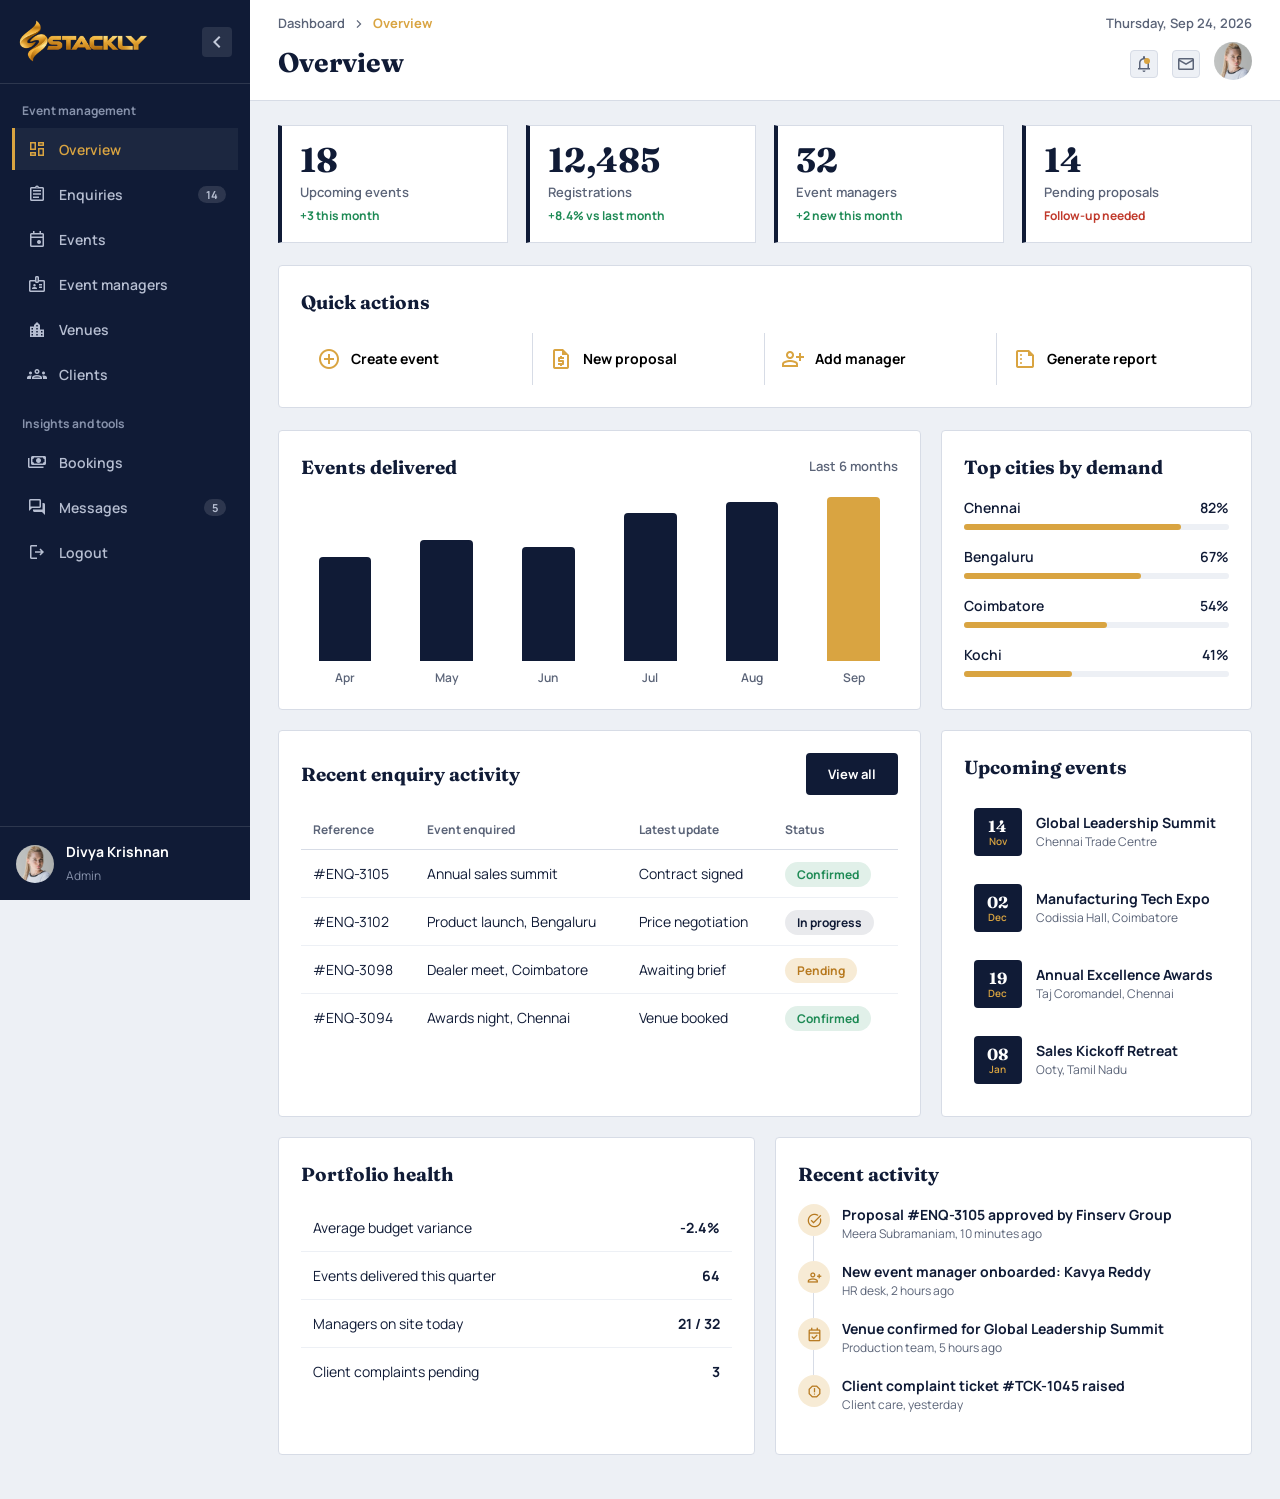
<file: admin.html>
<!DOCTYPE html>
<html lang="en">
  <head>
    <meta charset="UTF-8" />
    <meta name="viewport" content="width=device-width, initial-scale=1.0" />
    <title>Stackly Events - Admin Dashboard</title>
    <link
      rel="stylesheet"
      href="https://fonts.googleapis.com/css2?family=Material+Symbols+Outlined:opsz,wght,FILL,GRAD@20..48,100..700,0,-50..200"
    />
    <link
      href="https://fonts.googleapis.com/css2?family=Fraunces:opsz,wght@9..144,400;9..144,600;9..144,700&family=Manrope:wght@400;500;600;700&display=swap"
      rel="stylesheet"
    />
    <style>
      * {
        margin: 0;
        padding: 0;
        box-sizing: border-box;
      }
      :root {
        --ink: #101b36;
        --gold: #d9a441;
        --mist: #edf0f5;
        --slate: #5b6478;
        --line: #d7dce6;
        --good: #1e8a55;
        --warn: #b7791f;
        --bad: #c0392b;
        --serif: "Fraunces", Georgia, serif;
        --sans: "Manrope", system-ui, sans-serif;
      }
      body {
        display: flex;
        background: var(--mist);
        font-family: var(--sans);
        color: var(--ink);
        min-height: 100vh;
        overflow-x: hidden;
        line-height: 1.5;
      }
      button {
        font-family: inherit;
      }
      :focus-visible {
        outline: 3px solid var(--gold);
        outline-offset: 2px;
      }

      /* sidebar */
      .sb {
        width: 250px;
        flex-shrink: 0;
        background: var(--ink);
        color: #fff;
        display: flex;
        flex-direction: column;
        height: 100vh;
        position: sticky;
        top: 0;
        transition: width 0.3s;
      }
      .sb.min {
        width: 76px;
      }
      .sb.min .lbl,
      .sb.min .grp,
      .sb.min .cnt,
      .sb.min .who,
      .sb.min .sb-logo img {
        display: none;
      }
      .sb.min .nav button,
      .sb.min .sb-foot {
        justify-content: center;
      }
      .sb-top {
        display: flex;
        align-items: center;
        justify-content: space-between;
        gap: 10px;
        padding: 20px 18px;
        border-bottom: 1px solid rgba(255, 255, 255, 0.12);
      }
      .sb-logo {
        display: flex;
        align-items: center;
        gap: 8px;
      }
      .sb-logo img {
        width: 130px;
      }
      .rail,
      .sclose {
        background: rgba(255, 255, 255, 0.1);
        border: 0;
        color: #c4cbdb;
        width: 30px;
        height: 30px;
        border-radius: 4px;
        cursor: pointer;
        display: grid;
        place-items: center;
      }
      .rail:hover {
        color: var(--gold);
      }
      .sclose {
        display: none;
      }
      .sb-scroll {
        flex: 1;
        overflow-y: auto;
        padding: 18px 12px;
      }
      .grp {
        font-size: 12px;
        font-weight: 700;
        color: #8792ab;
        padding: 0 10px;
        margin: 20px 0 8px;
      }
      .grp:first-child {
        margin-top: 0;
      }
      .nav {
        display: flex;
        flex-direction: column;
        gap: 3px;
      }
      .nav button {
        display: flex;
        align-items: center;
        gap: 12px;
        width: 100%;
        padding: 11px 12px;
        border: 0;
        border-left: 3px solid transparent;
        background: none;
        color: #b6bed1;
        font-size: 14px;
        font-weight: 600;
        cursor: pointer;
        text-align: left;
        transition: 0.25s;
      }
      .nav button span.material-symbols-outlined {
        font-size: 20px;
      }
      .nav button:hover {
        color: #fff;
        border-left-color: rgba(255, 255, 255, 0.3);
      }
      .nav button.on {
        color: var(--gold);
        border-left-color: var(--gold);
        background: rgba(255, 255, 255, 0.05);
      }
      .cnt {
        margin-left: auto;
        font-size: 11px;
        font-weight: 700;
        background: rgba(255, 255, 255, 0.12);
        padding: 1px 8px;
        border-radius: 20px;
      }
      .nav button.on .cnt {
        background: var(--gold);
        color: var(--ink);
      }
      .sb-foot {
        display: flex;
        align-items: center;
        gap: 12px;
        padding: 14px 16px;
        border-top: 1px solid rgba(255, 255, 255, 0.12);
      }
      .sb-foot img,
      .avatar img {
        width: 38px;
        height: 38px;
        border-radius: 50%;
        object-fit: cover;
      }
      .sb-foot h4 {
        font-size: 14px;
      }
      .sb-foot small {
        color: #8792ab;
        font-size: 12px;
      }

      /* main */
      .main {
        flex: 1;
        min-width: 0;
        display: flex;
        flex-direction: column;
      }
      .top {
        background: #fff;
        border-bottom: 1px solid var(--line);
        padding: 14px 28px;
        position: sticky;
        top: 0;
        z-index: 50;
        display: flex;
        flex-direction: column;
        gap: 8px;
      }
      .top1,
      .top2 {
        display: flex;
        justify-content: space-between;
        align-items: center;
        gap: 16px;
      }
      .crumb {
        font-size: 13px;
        color: var(--slate);
        display: flex;
        align-items: center;
        gap: 6px;
        font-weight: 600;
      }
      .crumb b {
        color: var(--gold);
      }
      .date {
        font-size: 13px;
        color: var(--slate);
        font-weight: 600;
      }
      .top h2 {
        font-family: var(--serif);
        font-size: 27px;
      }
      .tr {
        display: flex;
        align-items: center;
        gap: 14px;
      }
      .ibtn {
        position: relative;
        width: 28px;
        height: 28px;
        border: 1px solid var(--line);
        background: var(--mist);
        border-radius: 4px;
        display: grid;
        place-items: center;
        color: var(--slate);
        cursor: pointer;
      }
      .ibtn span {
        font-size: 20px;
      }
      .ibtn i {
        position: absolute;
        top: 7px;
        right: 7px;
        width: 6px;
        height: 6px;
        border-radius: 50%;
        background: var(--gold);
      }
      .mob {
        display: none;
        align-items: center;
        gap: 12px;
      }
      .mob > span {
        cursor: pointer;
        font-size: 26px;
      }
      .mob a {
        padding: 6px 10px;
        border-radius: 4px;
        display: flex;
      }
      .mob img {
        width: 96px;
      }
      .body {
        padding: 24px 28px 44px;
      }
      .view {
        display: none;
        flex-direction: column;
        gap: 22px;
      }
      .view.on {
        display: flex;
      }

      /* shared */
      .panel {
        background: #fff;
        border: 1px solid var(--line);
        border-radius: 4px;
        padding: 22px;
        overflow-x: auto;
      }
      .panel h3 {
        font-family: var(--serif);
        font-size: 19px;
        margin-bottom: 16px;
      }
      .ph {
        display: flex;
        justify-content: space-between;
        align-items: center;
        gap: 12px;
        flex-wrap: wrap;
        margin-bottom: 16px;
      }
      .ph h3 {
        margin: 0;
      }
      .btn {
        padding: 10px 20px;
        background: var(--ink);
        border: 2px solid var(--ink);
        color: #fff;
        font-size: 13px;
        font-weight: 700;
        border-radius: 4px;
        cursor: pointer;
        transition: 0.25s;
        white-space: nowrap;
      }
      .btn:hover {
        background: var(--gold);
        border-color: var(--gold);
        color: var(--ink);
      }
      .chips {
        display: flex;
        gap: 8px;
        flex-wrap: wrap;
      }
      .chips button {
        padding: 7px 16px;
        border: 1px solid var(--line);
        background: var(--mist);
        border-radius: 30px;
        font-size: 13px;
        font-weight: 600;
        color: var(--slate);
        cursor: pointer;
        transition: 0.2s;
      }
      .chips button.on,
      .chips button:hover {
        background: var(--ink);
        border-color: var(--ink);
        color: #fff;
      }
      .g {
        display: grid;
        grid-template-columns: repeat(12, 1fr);
        gap: 20px;
      }
      .s8 {
        grid-column: span 8;
      }
      .s4 {
        grid-column: span 4;
      }
      .s6 {
        grid-column: span 6;
      }
      .stat-row {
        display: grid;
        grid-template-columns: repeat(4, 1fr);
        gap: 18px;
      }
      .stat {
        background: #fff;
        border: 1px solid var(--line);
        border-left: 4px solid var(--ink);
        padding: 16px 18px;
        transition: 0.25s;
      }
      .stat:hover {
        border-left-color: var(--gold);
      }
      .stat h2 {
        font-family: var(--serif);
        font-size: 34px;
        line-height: 1.1;
      }
      .stat p {
        font-size: 13px;
        color: var(--slate);
        font-weight: 600;
        margin-top: 4px;
      }
      .delta {
        font-size: 12px;
        color: var(--good);
        font-weight: 700;
      }
      .delta.down {
        color: var(--bad);
      }
      table {
        width: 100%;
        border-collapse: collapse;
      }
      th {
        text-align: left;
        font-size: 12px;
        color: var(--slate);
        font-weight: 700;
        padding: 10px 12px;
        border-bottom: 1px solid var(--line);
      }
      td {
        padding: 13px 12px;
        font-size: 14px;
        border-bottom: 1px solid var(--mist);
        white-space: nowrap;
      }
      tr:last-child td {
        border-bottom: 0;
      }
      tbody tr:hover {
        background: var(--mist);
      }
      .badge {
        padding: 4px 12px;
        border-radius: 30px;
        font-size: 12px;
        font-weight: 700;
      }
      .badge.ok {
        background: rgba(30, 138, 85, 0.13);
        color: var(--good);
      }
      .badge.prog {
        background: rgba(16, 27, 54, 0.09);
        color: var(--ink);
      }
      .badge.pend {
        background: rgba(217, 164, 65, 0.22);
        color: var(--warn);
      }
      .pg {
        display: flex;
        justify-content: flex-end;
        gap: 8px;
        margin-top: 16px;
      }
      .pg button {
        width: 32px;
        height: 32px;
        border: 1px solid var(--line);
        background: var(--mist);
        border-radius: 4px;
        font-weight: 700;
        cursor: pointer;
      }
      .pg button.on {
        background: var(--ink);
        color: #fff;
        border-color: var(--ink);
      }

      /* overview widgets */
      .qa {
        display: grid;
        grid-template-columns: repeat(4, 1fr);
      }
      .qa button {
        display: flex;
        align-items: center;
        gap: 10px;
        padding: 14px 16px;
        border: 0;
        border-right: 1px solid var(--line);
        background: none;
        font-size: 14px;
        font-weight: 700;
        cursor: pointer;
        transition: 0.2s;
      }
      .qa button:last-child {
        border: 0;
      }
      .qa button:hover {
        background: var(--mist);
      }
      .qa span {
        color: var(--gold);
      }
      .bars {
        display: flex;
        align-items: flex-end;
        gap: 14px;
        height: 190px;
      }
      .bar {
        flex: 1;
        height: 100%;
        display: flex;
        flex-direction: column;
        justify-content: flex-end;
        align-items: center;
        gap: 8px;
        font-size: 12px;
        color: var(--slate);
        font-weight: 600;
      }
      .bar i {
        display: block;
        width: 60%;
        background: var(--ink);
        border-radius: 4px 4px 0 0;
        min-height: 6px;
      }
      .bar:last-child i {
        background: var(--gold);
      }
      .rank {
        display: grid;
        gap: 16px;
      }
      .rk-l {
        display: flex;
        justify-content: space-between;
        font-size: 14px;
        font-weight: 600;
        margin-bottom: 6px;
      }
      .rk-t {
        height: 6px;
        background: var(--mist);
        border-radius: 3px;
      }
      .rk-t i {
        display: block;
        height: 100%;
        background: var(--gold);
        border-radius: 3px;
      }
      .list {
        display: grid;
        gap: 8px;
      }
      .item {
        display: flex;
        align-items: center;
        gap: 14px;
        padding: 10px;
        border-radius: 4px;
      }
      .item:hover {
        background: var(--mist);
      }
      .dbox {
        background: var(--ink);
        color: #fff;
        width: 48px;
        height: 48px;
        border-radius: 4px;
        display: flex;
        flex-direction: column;
        align-items: center;
        justify-content: center;
        flex-shrink: 0;
        font-family: var(--serif);
        font-weight: 700;
        line-height: 1;
      }
      .dbox small {
        font-family: var(--sans);
        font-size: 10px;
        font-weight: 600;
        color: var(--gold);
        margin-top: 2px;
      }
      .item h5 {
        font-size: 14px;
      }
      .item p {
        font-size: 12px;
        color: var(--slate);
      }
      .tl {
        display: grid;
        gap: 0;
      }
      .tl div {
        position: relative;
        padding: 0 0 18px 44px;
      }
      .tl div::before {
        content: "";
        position: absolute;
        left: 15px;
        top: 32px;
        bottom: 0;
        width: 1px;
        background: var(--line);
      }
      .tl div:last-child::before {
        display: none;
      }
      .tl span {
        position: absolute;
        left: 0;
        top: 0;
        width: 32px;
        height: 32px;
        border-radius: 50%;
        background: rgba(217, 164, 65, 0.22);
        color: var(--warn);
        display: grid;
        place-items: center;
        font-size: 17px;
      }
      .tl h5 {
        font-size: 14px;
      }
      .tl p {
        font-size: 12px;
        color: var(--slate);
      }

      /* events + venues */
      .cards {
        display: grid;
        grid-template-columns: repeat(3, 1fr);
        gap: 18px;
      }
      .card {
        border: 1px solid var(--line);
        background: #fff;
        border-radius: 4px;
        overflow: hidden;
        transition: 0.25s;
      }
      .card:hover {
        border-color: var(--gold);
      }
      .card .im {
        position: relative;
        height: 150px;
      }
      .card .im img {
        width: 100%;
        height: 100%;
        object-fit: cover;
        background: #c9d0de;
      }
      .card .tag {
        position: absolute;
        top: 10px;
        left: 10px;
        background: var(--gold);
        color: var(--ink);
        font-size: 12px;
        font-weight: 700;
        padding: 3px 12px;
        border-radius: 30px;
      }
      .card .cb {
        padding: 14px 16px;
      }
      .card h4 {
        font-family: var(--serif);
        font-size: 18px;
      }
      .card .loc {
        font-size: 13px;
        color: var(--slate);
        margin-bottom: 10px;
      }
      .card .meta {
        display: flex;
        justify-content: space-between;
        border-top: 1px solid var(--line);
        padding-top: 10px;
        font-size: 13px;
        font-weight: 700;
      }
      .meter {
        height: 5px;
        background: var(--mist);
        border-radius: 3px;
        margin-bottom: 10px;
      }
      .meter i {
        display: block;
        height: 100%;
        background: var(--ink);
        border-radius: 3px;
      }

      /* team + clients */
      .tgrid {
        display: grid;
        grid-template-columns: 1fr 1fr;
        gap: 16px;
      }
      .tcard {
        display: flex;
        align-items: center;
        gap: 16px;
        border: 1px solid var(--line);
        border-radius: 4px;
        padding: 14px;
        transition: 0.25s;
      }
      .tcard:hover {
        border-color: var(--gold);
      }
      .tcard img {
        width: clamp(40px, 5vw, 70px);
        height: clamp(40px, 5vw, 70px);
        border-radius: 4px;
        object-fit: cover;
        object-position: top;
        flex-shrink: 0;
      }
      .tcard h4 {
        font-family: var(--serif);
        font-size: clamp(14px, 1.5vw, 17px);
      }
      .tcard p {
        font-size: clamp(10px, 1.1vw, 13px);
        color: var(--slate);
        margin-bottom: 6px;
      }
      .tcard > div:last-child {
        margin-left: auto;
        display: flex;
        gap: 8px;
      }
      .tcard .ic {
        width: 25px;
        height: 25px;
        border-radius: 4px;
        background: rgba(217, 164, 65, 0.22);
        color: var(--warn);
        display: grid;
        place-items: center;
        font-size: 17px;
        cursor: pointer;
      }
      .tk {
        display: flex;
        align-items: center;
        gap: 12px;
        padding: 10px;
        border: 1px solid var(--line);
        border-radius: 4px;
      }
      .tk div {
        flex: 1;
        min-width: 0;
      }
      .tk h5 {
        font-size: 14px;
      }
      .tk p {
        font-size: 12px;
        color: var(--slate);
      }
      .tk img {
        width: 40px;
        height: 40px;
        border-radius: 50%;
        object-fit: cover;
      }

      /* pipeline, inbox, calendar */
      .pipe {
        display: grid;
        grid-template-columns: repeat(4, 1fr);
        gap: 16px;
      }
      .pipe h4 {
        font-size: 14px;
        color: var(--slate);
        padding-bottom: 10px;
        margin-bottom: 12px;
        border-bottom: 3px solid var(--ink);
      }
      .pcard {
        background: var(--mist);
        border: 1px solid var(--line);
        border-radius: 4px;
        padding: 12px;
        margin-bottom: 10px;
      }
      .pcard h5 {
        font-size: 14px;
      }
      .pcard p {
        font-size: 12px;
        color: var(--slate);
        margin-bottom: 6px;
      }
      .pcard b {
        font-family: var(--serif);
      }
      .inbox .row {
        display: flex;
        gap: 14px;
        padding: 14px 8px;
        border-bottom: 1px solid var(--line);
        cursor: pointer;
      }
      .inbox .row:last-child {
        border: 0;
      }
      .inbox .row:hover {
        background: var(--mist);
      }
      .inbox .row.un {
        border-left: 3px solid var(--gold);
      }
      .inbox img {
        width: 42px;
        height: 42px;
        border-radius: 50%;
        object-fit: cover;
        flex-shrink: 0;
      }
      .inbox .bd {
        flex: 1;
        min-width: 0;
      }
      .inbox .tp {
        display: flex;
        justify-content: space-between;
        gap: 10px;
      }
      .inbox h5 {
        font-size: 14px;
      }
      .inbox small {
        color: var(--slate);
        font-size: 12px;
      }
      .inbox p {
        font-size: 13px;
        color: var(--slate);
        white-space: nowrap;
        overflow: hidden;
        text-overflow: ellipsis;
      }
      .cal {
        display: grid;
        grid-template-columns: repeat(7, 1fr);
        gap: 6px;
      }
      .cal .dw {
        font-size: 12px;
        font-weight: 700;
        color: var(--slate);
        text-align: center;
        padding-bottom: 6px;
      }
      .cal .c {
        aspect-ratio: 1;
        border: 1px solid var(--line);
        padding: 6px;
        font-size: 13px;
        font-weight: 600;
        position: relative;
        border-radius: 4px;
      }
      .cal .c.m {
        color: #b9c0cf;
      }
      .cal .c.ev::after {
        content: "";
        position: absolute;
        bottom: 6px;
        left: 6px;
        width: 7px;
        height: 7px;
        border-radius: 50%;
        background: var(--gold);
      }
      .cal .c.td {
        background: var(--ink);
        color: #fff;
        border-color: var(--ink);
      }

      @media (max-width: 1250px) {
        .s8,
        .s4,
        .s6 {
          grid-column: span 12;
        }
      }
      @media (max-width: 1100px) {
        .stat-row,
        .cards,
        .pipe {
          grid-template-columns: 1fr 1fr;
        }
        .qa {
          grid-template-columns: 1fr 1fr;
        }
      }
      @media (max-width: 900px) {
        .sb {
          position: fixed;
          inset: 0 auto 0 0;
          transform: translateX(-110%);
          z-index: 9999;
          width: 280px !important;
          transition: 0.25s;
        }
        .sb.vis {
          transform: none;
        }
        .sb.min .lbl,
        .sb.min .grp,
        .sb.min .cnt,
        .sb.min .who,
        .sb.min .sb-logo img {
          display: initial;
        }
        .rail {
          display: none;
        }
        .sclose {
          display: grid;
        }
        .mob {
          display: flex;
        }
        .top h2 {
          display: none;
        }
        .top {
          padding: 14px 16px;
        }
        .body {
          padding: 18px 16px 30px;
        }
        .tgrid {
          grid-template-columns: 1fr;
        }
      }
      @media (max-width: 560px) {
        .stat-row,
        .cards,
        .pipe,
        .qa {
          grid-template-columns: 1fr;
        }
        .date,
        #title {
          display: none;
        }
      }
      @media (prefers-reduced-motion: reduce) {
        * {
          transition: none !important;
        }
      }
    </style>
  </head>

  <body>
    <aside class="sb" id="sb">
      <div class="sb-top">
        <a href="index.html" class="sb-logo"><img src="./src/logo.webp" alt="Company logo" /></a>
        <button class="rail" id="rail" aria-label="Collapse sidebar">
          <span class="material-symbols-outlined">chevron_left</span>
        </button>
        <button class="sclose" id="sclose" aria-label="Close menu">
          <span class="material-symbols-outlined">close</span>
        </button>
      </div>
      <div class="sb-scroll">
        <p class="grp">Event management</p>
        <nav class="nav">
          <button class="on" data-v="overview">
            <span class="material-symbols-outlined">dashboard</span><span class="lbl">Overview</span>
          </button>
          <button data-v="enquiries">
            <span class="material-symbols-outlined">assignment</span><span class="lbl">Enquiries</span
            ><span class="cnt">14</span>
          </button>
          <button data-v="events">
            <span class="material-symbols-outlined">event</span><span class="lbl">Events</span>
          </button>
          <button data-v="team">
            <span class="material-symbols-outlined">badge</span><span class="lbl">Event managers</span>
          </button>
          <button data-v="venues">
            <span class="material-symbols-outlined">location_city</span><span class="lbl">Venues</span>
          </button>
          <button data-v="clients">
            <span class="material-symbols-outlined">groups</span><span class="lbl">Clients</span>
          </button>
        </nav>
        <p class="grp">Insights and tools</p>
        <nav class="nav">
          <button data-v="payments">
            <span class="material-symbols-outlined">payments</span><span class="lbl">Bookings</span>
          </button>
          <button data-v="messages">
            <span class="material-symbols-outlined">forum</span><span class="lbl">Messages</span
            ><span class="cnt">5</span>
          </button>
          <!-- <button data-v="calendar"><span class="material-symbols-outlined">calendar_month</span><span
            class="lbl">Calendar</span></button> -->
          <button id="logout">
            <span class="material-symbols-outlined">logout</span><span class="lbl">Logout</span>
          </button>
        </nav>
      </div>
      <div class="sb-foot">
        <img
          src="./src/img13.webp" 
          alt="Admin"
        />
        <div class="who">
          <h4 id="uname">Divya Krishnan</h4>
          <small>Admin</small>
        </div>
      </div>
    </aside>

    <main class="main">
      <div class="top">
        <div class="top1">
          <div class="crumb">
            Dashboard <span class="material-symbols-outlined" style="font-size: 16px">chevron_right</span
            ><b id="crumb">Overview</b>
          </div>
          <span class="date" id="date">Thursday, Sep 24, 2026</span>
        </div>
        <div class="top2">
          <div class="mob">
            <span class="material-symbols-outlined" id="menu">menu</span
            ><a href="index.html"><img src="./src/logo.webp" alt="Company logo" /></a>
          </div>
          <h2 id="title">Overview</h2>
          <div class="tr">
            <div class="ibtn go404"><span class="material-symbols-outlined">notifications</span><i></i></div>
            <div class="ibtn go404"><span class="material-symbols-outlined">mail</span></div>
            <div class="avatar">
              <img
                src="./src/img13.webp" 
                alt="Admin"
              />
            </div>
          </div>
        </div>
      </div>

      <div class="body">
        <!-- Overview -->
        <div class="view on" id="overview">
          <div class="stat-row">
            <div class="stat">
              <h2>18</h2>
              <p>Upcoming events</p>
              <span class="delta">+3 this month</span>
            </div>
            <div class="stat">
              <h2>12,485</h2>
              <p>Registrations</p>
              <span class="delta">+8.4% vs last month</span>
            </div>
            <div class="stat">
              <h2>32</h2>
              <p>Event managers</p>
              <span class="delta">+2 new this month</span>
            </div>
            <div class="stat">
              <h2>14</h2>
              <p>Pending proposals</p>
              <span class="delta down">Follow-up needed</span>
            </div>
          </div>
          <div class="panel">
            <h3>Quick actions</h3>
            <div class="qa">
              <button class="go404"><span class="material-symbols-outlined">add_circle</span>Create event</button>
              <button class="go404"><span class="material-symbols-outlined">request_quote</span>New proposal</button>
              <button class="go404"><span class="material-symbols-outlined">person_add</span>Add manager</button>
              <button class="go404"><span class="material-symbols-outlined">summarize</span>Generate report</button>
            </div>
          </div>
          <div class="g">
            <div class="panel s8">
              <div class="ph">
                <h3>Events delivered</h3>
                <span class="date">Last 6 months</span>
              </div>
              <div class="bars" id="bars">
                <div class="bar"><i style="height: 55%"></i>Apr</div>
                <div class="bar"><i style="height: 64%"></i>May</div>
                <div class="bar"><i style="height: 60%"></i>Jun</div>
                <div class="bar"><i style="height: 78%"></i>Jul</div>
                <div class="bar"><i style="height: 84%"></i>Aug</div>
                <div class="bar"><i style="height: 100%"></i>Sep</div>
              </div>
            </div>
            <div class="panel s4">
              <h3>Top cities by demand</h3>
              <div class="rank" id="rank">
                <div>
                  <div class="rk-l"><span>Chennai</span><span>82%</span></div>
                  <div class="rk-t"><i style="width: 82%"></i></div>
                </div>
                <div>
                  <div class="rk-l"><span>Bengaluru</span><span>67%</span></div>
                  <div class="rk-t"><i style="width: 67%"></i></div>
                </div>
                <div>
                  <div class="rk-l"><span>Coimbatore</span><span>54%</span></div>
                  <div class="rk-t"><i style="width: 54%"></i></div>
                </div>
                <div>
                  <div class="rk-l"><span>Kochi</span><span>41%</span></div>
                  <div class="rk-t"><i style="width: 41%"></i></div>
                </div>
              </div>
            </div>
            <div class="panel s8">
              <div class="ph">
                <h3>Recent enquiry activity</h3>
                <button class="btn go404">View all</button>
              </div>
              <table>
                <thead>
                  <tr>
                    <th>Reference</th>
                    <th>Event enquired</th>
                    <th>Latest update</th>
                    <th>Status</th>
                  </tr>
                </thead>
                <tbody id="ovq">
                  <tr>
                    <td>#ENQ-3105</td>
                    <td>Annual sales summit</td>
                    <td>Contract signed</td>
                    <td><span class="badge ok">Confirmed</span></td>
                  </tr>
                  <tr>
                    <td>#ENQ-3102</td>
                    <td>Product launch, Bengaluru</td>
                    <td>Price negotiation</td>
                    <td><span class="badge prog">In progress</span></td>
                  </tr>
                  <tr>
                    <td>#ENQ-3098</td>
                    <td>Dealer meet, Coimbatore</td>
                    <td>Awaiting brief</td>
                    <td><span class="badge pend">Pending</span></td>
                  </tr>
                  <tr>
                    <td>#ENQ-3094</td>
                    <td>Awards night, Chennai</td>
                    <td>Venue booked</td>
                    <td><span class="badge ok">Confirmed</span></td>
                  </tr>
                </tbody>
              </table>
            </div>
            <div class="panel s4">
              <h3>Upcoming events</h3>
              <div class="list" id="ovev">
                <div class="item">
                  <div class="dbox">14<small>Nov</small></div>
                  <div>
                    <h5>Global Leadership Summit</h5>
                    <p>Chennai Trade Centre</p>
                  </div>
                </div>
                <div class="item">
                  <div class="dbox">02<small>Dec</small></div>
                  <div>
                    <h5>Manufacturing Tech Expo</h5>
                    <p>Codissia Hall, Coimbatore</p>
                  </div>
                </div>
                <div class="item">
                  <div class="dbox">19<small>Dec</small></div>
                  <div>
                    <h5>Annual Excellence Awards</h5>
                    <p>Taj Coromandel, Chennai</p>
                  </div>
                </div>
                <div class="item">
                  <div class="dbox">08<small>Jan</small></div>
                  <div>
                    <h5>Sales Kickoff Retreat</h5>
                    <p>Ooty, Tamil Nadu</p>
                  </div>
                </div>
              </div>
            </div>
            <div class="panel s6">
              <h3>Portfolio health</h3>
              <table>
                <tbody>
                  <tr>
                    <td>Average budget variance</td>
                    <td style="text-align: right; font-weight: 700">-2.4%</td>
                  </tr>
                  <tr>
                    <td>Events delivered this quarter</td>
                    <td style="text-align: right; font-weight: 700">64</td>
                  </tr>
                  <tr>
                    <td>Managers on site today</td>
                    <td style="text-align: right; font-weight: 700">21 / 32</td>
                  </tr>
                  <tr>
                    <td>Client complaints pending</td>
                    <td style="text-align: right; font-weight: 700">3</td>
                  </tr>
                </tbody>
              </table>
            </div>
            <div class="panel s6">
              <h3>Recent activity</h3>
              <div class="tl">
                <div>
                  <span class="material-symbols-outlined">task_alt</span>
                  <h5>Proposal #ENQ-3105 approved by Finserv Group</h5>
                  <p>Meera Subramaniam, 10 minutes ago</p>
                </div>
                <div>
                  <span class="material-symbols-outlined">person_add</span>
                  <h5>New event manager onboarded: Kavya Reddy</h5>
                  <p>HR desk, 2 hours ago</p>
                </div>
                <div>
                  <span class="material-symbols-outlined">event_available</span>
                  <h5>Venue confirmed for Global Leadership Summit</h5>
                  <p>Production team, 5 hours ago</p>
                </div>
                <div>
                  <span class="material-symbols-outlined">report</span>
                  <h5>Client complaint ticket #TCK-1045 raised</h5>
                  <p>Client care, yesterday</p>
                </div>
              </div>
            </div>
          </div>
        </div>

        <!-- Enquiries -->
        <div class="view" id="enquiries">
          <div class="stat-row">
            <div class="stat">
              <h2>14</h2>
              <p>Open enquiries</p>
            </div>
            <div class="stat">
              <h2>26</h2>
              <p>New this week</p>
            </div>
            <div class="stat">
              <h2>1,200</h2>
              <p>Events delivered</p>
            </div>
            <div class="stat">
              <h2>5</h2>
              <p>Flagged enquiries</p>
            </div>
          </div>
          <div class="panel">
            <div class="ph">
              <h3>Proposal requests</h3>
              <button class="btn go404">New enquiry</button>
            </div>
            <div class="chips" style="margin-bottom: 16px">
              <button class="on go404">All</button><button class="go404">Confirmed</button
              ><button class="go404">In progress</button><button class="go404">Pending</button>
            </div>
            <table>
              <thead>
                <tr>
                  <th>Reference</th>
                  <th>Client</th>
                  <th>Event</th>
                  <th>Manager</th>
                  <th>Received</th>
                  <th>Status</th>
                </tr>
              </thead>
              <tbody id="enq">
                <tr>
                  <td>#ENQ-3105</td>
                  <td>Finserv Group</td>
                  <td>Annual sales summit</td>
                  <td>Meera Subramaniam</td>
                  <td>Sep 21</td>
                  <td><span class="badge ok">Confirmed</span></td>
                </tr>
                <tr>
                  <td>#ENQ-3102</td>
                  <td>Cloudline Technologies</td>
                  <td>Product launch, Bengaluru</td>
                  <td>Arjun Nair</td>
                  <td>Sep 20</td>
                  <td><span class="badge prog">In progress</span></td>
                </tr>
                <tr>
                  <td>#ENQ-3098</td>
                  <td>Southern Auto Suppliers</td>
                  <td>Dealer meet, Coimbatore</td>
                  <td>Vikram Balan</td>
                  <td>Sep 19</td>
                  <td><span class="badge pend">Pending</span></td>
                </tr>
                <tr>
                  <td>#ENQ-3094</td>
                  <td>Nexa Pharma</td>
                  <td>Awards night, Chennai</td>
                  <td>Divya Krishnan</td>
                  <td>Sep 18</td>
                  <td><span class="badge ok">Confirmed</span></td>
                </tr>
                <tr>
                  <td>#ENQ-3089</td>
                  <td>Brightpath Education</td>
                  <td>Team offsite, Ooty</td>
                  <td>Vikram Balan</td>
                  <td>Sep 17</td>
                  <td><span class="badge prog">In progress</span></td>
                </tr>
              </tbody>
            </table>
            <div class="pg">
              <button class="go404">&lt;</button><button class="on">1</button><button class="go404">2</button
              ><button class="go404">3</button><button class="go404">&gt;</button>
            </div>
          </div>
        </div>

        <!-- Events -->
        <div class="view" id="events">
          <div class="stat-row">
            <div class="stat">
              <h2>18</h2>
              <p>Upcoming</p>
            </div>
            <div class="stat">
              <h2>6</h2>
              <p>Conferences</p>
            </div>
            <div class="stat">
              <h2>4</h2>
              <p>Exhibitions</p>
            </div>
            <div class="stat">
              <h2>3</h2>
              <p>Galas</p>
            </div>
          </div>
          <div class="panel">
            <div class="ph">
              <h3>Event calendar</h3>
              <div class="chips">
                <button class="on go404">All</button><button class="go404">Conferences</button
                ><button class="go404">Exhibitions</button><button class="go404">Galas</button
                ><button class="go404">Offsites</button>
              </div>
            </div>
            <div class="cards" id="evcards">
              <div class="card">
                <div class="im">
                  <img
                    src="./src/img10.webp" 
                    alt="Global Leadership Summit"
                  /><span class="tag">Conference</span>
                </div>
                <div class="cb">
                  <h4>Global Leadership Summit</h4>
                  <p class="loc">Chennai Trade Centre, 14 Nov</p>
                  <div class="meter"><i style="width: 81%"></i></div>
                  <div class="meta"><span>812 registered</span><span>1000 seats</span></div>
                </div>
              </div>
              <div class="card">
                <div class="im">
                  <img
                    src="./src/img11.webp" 
                    alt="Manufacturing Tech Expo"
                  /><span class="tag">Exhibition</span>
                </div>
                <div class="cb">
                  <h4>Manufacturing Tech Expo</h4>
                  <p class="loc">Codissia Hall, Coimbatore, 02 Dec</p>
                  <div class="meter"><i style="width: 80%"></i></div>
                  <div class="meta"><span>96 registered</span><span>120 seats</span></div>
                </div>
              </div>
              <div class="card">
                <div class="im">
                  <img
                    src="./src/img12.webp" 
                    alt="Annual Excellence Awards"
                  /><span class="tag">Gala</span>
                </div>
                <div class="cb">
                  <h4>Annual Excellence Awards</h4>
                  <p class="loc">Taj Coromandel, Chennai, 19 Dec</p>
                  <div class="meter"><i style="width: 84%"></i></div>
                  <div class="meta"><span>380 registered</span><span>450 seats</span></div>
                </div>
              </div>
              <div class="card">
                <div class="im">
                  <img
                    src="./src/img1.webp" 
                    alt="Sales Kickoff Retreat"
                  /><span class="tag">Offsite</span>
                </div>
                <div class="cb">
                  <h4>Sales Kickoff Retreat</h4>
                  <p class="loc">Ooty, Tamil Nadu, 08 Jan</p>
                  <div class="meter"><i style="width: 80%"></i></div>
                  <div class="meta"><span>120 registered</span><span>150 seats</span></div>
                </div>
              </div>
              <div class="card">
                <div class="im">
                  <img
                    src="./src/img2.webp"
                    alt="Fintech Product Launch Day"
                  /><span class="tag">Launch</span>
                </div>
                <div class="cb">
                  <h4>Fintech Product Launch Day</h4>
                  <p class="loc">Bengaluru International Centre, 21 Jan</p>
                  <div class="meter"><i style="width: 70%"></i></div>
                  <div class="meta"><span>210 registered</span><span>300 seats</span></div>
                </div>
              </div>
              <div class="card">
                <div class="im">
                  <img
                    src="./src/img3.webp"
                    alt="HR Leaders Conclave"
                  /><span class="tag">Conference</span>
                </div>
                <div class="cb">
                  <h4>HR Leaders Conclave</h4>
                  <p class="loc">Grand Hyatt, Kochi, 06 Feb</p>
                  <div class="meter"><i style="width: 65%"></i></div>
                  <div class="meta"><span>260 registered</span><span>400 seats</span></div>
                </div>
              </div>
            </div>
          </div>
        </div>

        <!-- Team -->
        <div class="view" id="team">
          <div class="stat-row">
            <div class="stat">
              <h2>32</h2>
              <p>Event managers</p>
            </div>
            <div class="stat">
              <h2>9</h2>
              <p>Senior managers</p>
            </div>
            <div class="stat">
              <h2>23</h2>
              <p>Field managers</p>
            </div>
            <div class="stat">
              <h2>4</h2>
              <p>On leave</p>
            </div>
          </div>
          <div class="g">
            <div class="panel s8">
              <div class="ph">
                <h3>Manager roster</h3>
                <div class="chips">
                  <button class="on go404">All</button><button class="go404">Conferences</button
                  ><button class="go404">Production</button><button class="go404">Logistics</button>
                </div>
              </div>
              <div class="tgrid" id="tgrid">
                <div class="tcard">
                  <img
                    src="./src/img16.webp"
                    alt="Divya Krishnan"
                  />
                  <div>
                    <h4>Divya Krishnan</h4>
                    <p>Head of Conferences, 6 events</p>
                    <span class="badge ok">On site</span>
                  </div>
                  <div>
                    <span class="material-symbols-outlined ic go404">mail</span
                    ><span class="material-symbols-outlined ic go404">call</span>
                  </div>
                </div>
                <div class="tcard">
                  <img
                    src="./src/img17.webp"
                    alt="Arjun Nair"
                  />
                  <div>
                    <h4>Arjun Nair</h4>
                    <p>Production Director, 5 events</p>
                    <span class="badge ok">On site</span>
                  </div>
                  <div>
                    <span class="material-symbols-outlined ic go404">mail</span
                    ><span class="material-symbols-outlined ic go404">call</span>
                  </div>
                </div>
                <div class="tcard">
                  <img
                    src="./src/img18.webp"
                    alt="Meera Subramaniam"
                  />
                  <div>
                    <h4>Meera Subramaniam</h4>
                    <p>Client Partnerships, 4 events</p>
                    <span class="badge pend">On leave</span>
                  </div>
                  <div>
                    <span class="material-symbols-outlined ic go404">mail</span
                    ><span class="material-symbols-outlined ic go404">call</span>
                  </div>
                </div>
                <div class="tcard">
                  <img
                    src="./src/img14.webp"
                    alt="Vikram Balan"
                  />
                  <div>
                    <h4>Vikram Balan</h4>
                    <p>Travel and Logistics, 4 events</p>
                    <span class="badge ok">On site</span>
                  </div>
                  <div>
                    <span class="material-symbols-outlined ic go404">mail</span
                    ><span class="material-symbols-outlined ic go404">call</span>
                  </div>
                </div>
              </div>
            </div>
            <div class="panel s4">
              <h3>On leave today</h3>
              <div class="list" id="leave">
                <div class="item">
                  <div class="dbox">23<small>Sep</small></div>
                  <div>
                    <h5>Meera Subramaniam</h5>
                    <p>Client partnerships, back Sep 28</p>
                  </div>
                </div>
                <div class="item">
                  <div class="dbox">23<small>Sep</small></div>
                  <div>
                    <h5>Sameer Qureshi</h5>
                    <p>Exhibitions, back Sep 26</p>
                  </div>
                </div>
                <div class="item">
                  <div class="dbox">24<small>Sep</small></div>
                  <div>
                    <h5>Fatima Sheikh</h5>
                    <p>Offsites, back Sep 29</p>
                  </div>
                </div>
              </div>
            </div>
          </div>
        </div>

        <!-- Venues -->
        <div class="view" id="venues">
          <div class="stat-row">
            <div class="stat">
              <h2>24</h2>
              <p>Partner venues</p>
            </div>
            <div class="stat">
              <h2>6</h2>
              <p>Cities covered</p>
            </div>
            <div class="stat">
              <h2>9</h2>
              <p>Booked this month</p>
            </div>
            <div class="stat">
              <h2>3</h2>
              <p>Awaiting contract</p>
            </div>
          </div>
          <div class="panel">
            <h3>Partner venues</h3>
            <div class="cards" id="vcards">
              <div class="card">
                <div class="im">
                  <img
                    src="./src/img9.webp"
                    alt="Chennai Trade Centre"
                  /><span class="tag">9 events</span>
                </div>
                <div class="cb">
                  <h4>Chennai Trade Centre</h4>
                  <p class="loc">Chennai, 1,500 capacity</p>
                </div>
              </div>
              <div class="card">
                <div class="im">
                  <img
                    src="./src/image_7.webp"
                    alt="Codissia Hall"
                  /><span class="tag">6 events</span>
                </div>
                <div class="cb">
                  <h4>Codissia Hall</h4>
                  <p class="loc">Coimbatore, 2,000 capacity</p>
                </div>
              </div>
              <div class="card">
                <div class="im">
                  <img
                    src="./src/image_2.webp"
                    alt="Grand Hyatt"
                  /><span class="tag">3 events</span>
                </div>
                <div class="cb">
                  <h4>Grand Hyatt</h4>
                  <p class="loc">Kochi, 600 capacity</p>
                </div>
              </div>
            </div>
          </div>
          <div class="panel">
            <h3>Venue snapshot</h3>
            <table>
              <thead>
                <tr>
                  <th>Venue</th>
                  <th>City</th>
                  <th>Capacity</th>
                  <th>Events booked</th>
                  <th>Status</th>
                </tr>
              </thead>
              <tbody>
                <tr>
                  <td>Chennai Trade Centre</td>
                  <td>Chennai</td>
                  <td>1,500</td>
                  <td>9</td>
                  <td><span class="badge ok">Confirmed</span></td>
                </tr>
                <tr>
                  <td>Codissia Hall</td>
                  <td>Coimbatore</td>
                  <td>2,000</td>
                  <td>6</td>
                  <td><span class="badge ok">Confirmed</span></td>
                </tr>
                <tr>
                  <td>Grand Hyatt</td>
                  <td>Kochi</td>
                  <td>600</td>
                  <td>3</td>
                  <td><span class="badge pend">Pending</span></td>
                </tr>
              </tbody>
            </table>
          </div>
        </div>

        <!-- Clients -->
        <div class="view" id="clients">
          <div class="stat-row">
            <div class="stat">
              <h2>352</h2>
              <p>Total clients</p>
            </div>
            <div class="stat">
              <h2>21</h2>
              <p>New this month</p>
            </div>
            <div class="stat">
              <h2>118</h2>
              <p>Repeat clients</p>
            </div>
            <div class="stat">
              <h2>8</h2>
              <p>Open support tickets</p>
            </div>
          </div>
          <div class="g">
            <div class="panel s8">
              <div class="ph">
                <h3>Client directory</h3>
                <button class="btn go404">Add client</button>
              </div>
              <div class="chips" style="margin-bottom: 16px">
                <button class="on go404">All</button><button class="go404">Enterprise</button
                ><button class="go404">Mid-size</button><button class="go404">Startups</button>
              </div>
              <table>
                <thead>
                  <tr>
                    <th>Contact</th>
                    <th>Company</th>
                    <th>Email</th>
                    <th>Events booked</th>
                  </tr>
                </thead>
                <tbody id="cl">
                  <tr>
                    <td><b>Ananya Rao</b></td>
                    <td>Finserv Group</td>
                    <td>ananya.rao@finservgroup.com</td>
                    <td>8</td>
                  </tr>
                  <tr>
                    <td><b>Karthik Iyer</b></td>
                    <td>Cloudline Technologies</td>
                    <td>karthik.i@cloudline.com</td>
                    <td>5</td>
                  </tr>
                  <tr>
                    <td><b>Priya Menon</b></td>
                    <td>Southern Auto Suppliers</td>
                    <td>priya.m@southernauto.com</td>
                    <td>4</td>
                  </tr>
                  <tr>
                    <td><b>Rahul Menon</b></td>
                    <td>Nexa Pharma</td>
                    <td>rahul.m@nexapharma.com</td>
                    <td>3</td>
                  </tr>
                </tbody>
              </table>
              <div class="pg">
                <button class="go404">&lt;</button><button class="on">1</button><button class="go404">2</button
                ><button class="go404">&gt;</button>
              </div>
            </div>
            <div class="panel s4">
              <h3>Open support tickets</h3>
              <div class="list" id="tickets">
                <div class="tk">
                  <img
                    src="./src/img13.webp"
                    alt=""
                  />
                  <div>
                    <h5>Invoice correction</h5>
                    <p>Ananya Rao, #TCK-1045</p>
                  </div>
                  <span class="badge pend">Open</span>
                </div>
                <div class="tk">
                  <img
                    src="./src/img14.webp"
                    alt=""
                  />
                  <div>
                    <h5>Guest list upload issue</h5>
                    <p>Karthik Iyer, #TCK-1042</p>
                  </div>
                  <span class="badge prog">In progress</span>
                </div>
                <div class="tk">
                  <img
                    src="./src/img15.webp"
                    alt=""
                  />
                  <div>
                    <h5>Change of venue timing</h5>
                    <p>Priya Menon, #TCK-1039</p>
                  </div>
                  <span class="badge pend">Open</span>
                </div>
                <div class="tk">
                  <img
                    src="./src/img16.webp"
                    alt=""
                  />
                  <div>
                    <h5>Badge printing query</h5>
                    <p>Rahul Menon, #TCK-1031</p>
                  </div>
                  <span class="badge ok">Resolved</span>
                </div>
              </div>
            </div>
          </div>
        </div>

        <!-- Bookings -->
        <div class="view" id="payments">
          <div class="stat-row">
            <div class="stat">
              <h2>₹3.2 Cr</h2>
              <p>Booked this quarter</p>
            </div>
            <div class="stat">
              <h2>64</h2>
              <p>Events confirmed</p>
            </div>
            <div class="stat">
              <h2>₹9.5 L</h2>
              <p>Average event value</p>
            </div>
            <div class="stat">
              <h2>11</h2>
              <p>Awaiting deposit</p>
            </div>
          </div>
          <div class="panel">
            <div class="ph">
              <h3>Booking pipeline</h3>
              <button class="btn go404">Add booking</button>
            </div>
            <div class="pipe" id="pipe">
              <div>
                <h4>Enquiry</h4>
                <div class="pcard">
                  <h5>Sales kickoff, Ooty</h5>
                  <p>Brightpath Education</p>
                  <b>₹6.5 L</b>
                </div>
                <div class="pcard">
                  <h5>HR conclave</h5>
                  <p>Peoplefirst Ltd</p>
                  <b>₹12 L</b>
                </div>
              </div>
              <div>
                <h4>Proposal sent</h4>
                <div class="pcard">
                  <h5>Product launch</h5>
                  <p>Cloudline Technologies</p>
                  <b>₹18 L</b>
                </div>
              </div>
              <div>
                <h4>Contract signed</h4>
                <div class="pcard">
                  <h5>Dealer meet</h5>
                  <p>Southern Auto Suppliers</p>
                  <b>₹9 L</b>
                </div>
                <div class="pcard">
                  <h5>Awards night</h5>
                  <p>Nexa Pharma</p>
                  <b>₹22 L</b>
                </div>
              </div>
              <div>
                <h4>Confirmed</h4>
                <div class="pcard">
                  <h5>Annual sales summit</h5>
                  <p>Finserv Group</p>
                  <b>₹35 L</b>
                </div>
              </div>
            </div>
          </div>
        </div>

        <!-- Messages -->
        <div class="view" id="messages">
          <div class="stat-row">
            <div class="stat">
              <h2>5</h2>
              <p>Unread messages</p>
            </div>
            <div class="stat">
              <h2>18</h2>
              <p>Active conversations</p>
            </div>
            <div class="stat">
              <h2>14 min</h2>
              <p>Avg. response time</p>
            </div>
            <div class="stat">
              <h2>96%</h2>
              <p>Client satisfaction</p>
            </div>
          </div>
          <div class="panel">
            <div class="ph">
              <h3>Inbox</h3>
              <div class="chips">
                <button class="on go404">All</button><button class="go404">Unread</button
                ><button class="go404">Clients</button><button class="go404">Managers</button>
              </div>
            </div>
            <div class="inbox" id="inbox">
              <div class="row un go404">
                <img
                  src="./src/img13.webp"
                  alt=""
                />
                <div class="bd">
                  <div class="tp">
                    <h5>Ananya Rao</h5>
                    <small>9:42 AM</small>
                  </div>
                  <p>Can we move the rehearsal to the evening before the summit?</p>
                </div>
              </div>
              <div class="row un go404">
                <img
                  src="./src/img14.webp"
                  alt=""
                />
                <div class="bd">
                  <div class="tp">
                    <h5>Karthik Iyer</h5>
                    <small>Yesterday</small>
                  </div>
                  <p>Sharing the final speaker list for the launch event.</p>
                </div>
              </div>
              <div class="row un go404">
                <img
                  src="./src/img15.webp"
                  alt=""
                />
                <div class="bd">
                  <div class="tp">
                    <h5>Arjun Nair (Manager)</h5>
                    <small>Yesterday</small>
                  </div>
                  <p>Client wants a revised AV quote for the awards night.</p>
                </div>
              </div>
              <div class="row go404">
                <img
                  src="./src/img16.webp"
                  alt=""
                />
                <div class="bd">
                  <div class="tp">
                    <h5>Priya Menon</h5>
                    <small>Mon</small>
                  </div>
                  <p>Thank you for the smooth dealer meet last week!</p>
                </div>
              </div>
              <div class="row go404">
                <img
                  src="./src/img17.webp"
                  alt=""
                />
                <div class="bd">
                  <div class="tp">
                    <h5>Rahul Menon</h5>
                    <small>Mon</small>
                  </div>
                  <p>Following up on the venue contract copy.</p>
                </div>
              </div>
            </div>
          </div>
        </div>

        <!-- Calendar -->
        <div class="view" id="calendar">
          <div class="g">
            <div class="panel s8">
              <div class="ph">
                <h3 id="calTitle">September 2026</h3>
              </div>
              <div class="cal" id="cal">
                <div class="dw">Sun</div>
                <div class="dw">Mon</div>
                <div class="dw">Tue</div>
                <div class="dw">Wed</div>
                <div class="dw">Thu</div>
                <div class="dw">Fri</div>
                <div class="dw">Sat</div>
                <div class="c m">30</div>
                <div class="c m">31</div>
                <div class="c">1</div>
                <div class="c ev">2</div>
                <div class="c">3</div>
                <div class="c">4</div>
                <div class="c">5</div>
                <div class="c">6</div>
                <div class="c">7</div>
                <div class="c ev">8</div>
                <div class="c">9</div>
                <div class="c">10</div>
                <div class="c">11</div>
                <div class="c">12</div>
                <div class="c">13</div>
                <div class="c ev">14</div>
                <div class="c">15</div>
                <div class="c">16</div>
                <div class="c">17</div>
                <div class="c">18</div>
                <div class="c">19</div>
                <div class="c">20</div>
                <div class="c">21</div>
                <div class="c">22</div>
                <div class="c ev">23</div>
                <div class="c td">24</div>
                <div class="c">25</div>
                <div class="c">26</div>
                <div class="c">27</div>
                <div class="c ev">28</div>
                <div class="c">29</div>
                <div class="c">30</div>
                <div class="c m">1</div>
                <div class="c m">2</div>
                <div class="c m">3</div>
              </div>
            </div>
            <div class="panel s4">
              <h3>This week</h3>
              <div class="list" id="week">
                <div class="item">
                  <div class="dbox">24<small>Sep</small></div>
                  <div>
                    <h5>Venue walkthrough, Chennai Trade Centre</h5>
                    <p>10:00 AM</p>
                  </div>
                </div>
                <div class="item">
                  <div class="dbox">25<small>Sep</small></div>
                  <div>
                    <h5>Speaker briefing, Leadership Summit</h5>
                    <p>2:00 PM</p>
                  </div>
                </div>
                <div class="item">
                  <div class="dbox">30<small>Sep</small></div>
                  <div>
                    <h5>Awards night rehearsal</h5>
                    <p>All day</p>
                  </div>
                </div>
              </div>
            </div>
          </div>
        </div>
      </div>
    </main>

    <script>
      const $ = (id) => document.getElementById(id);
      const sb = $("sb");
      const TITLES = {
        overview: "Overview",
        enquiries: "Enquiries",
        events: "Events",
        team: "Event managers",
        venues: "Venues",
        clients: "Clients",
        payments: "Bookings",
        messages: "Messages",
        calendar: "Calendar",
      };

      // Image fallback colour
      document.querySelectorAll("img").forEach((i) =>
        i.addEventListener("error", () => {
          i.style.background = "#c9d0de";
        }),
      );

      // Navigation
      document.querySelectorAll(".nav button[data-v]").forEach((b) =>
        b.addEventListener("click", () => {
          const id = b.dataset.v;
          document.querySelectorAll(".view").forEach((v) => v.classList.remove("on"));
          $(id).classList.add("on");
          document.querySelectorAll(".nav button").forEach((x) => x.classList.remove("on"));
          b.classList.add("on");
          $("title").textContent = $("crumb").textContent = TITLES[id];
          sb.classList.remove("vis");
          window.scrollTo({ top: 0, behavior: "smooth" });
        }),
      );
      $("rail").addEventListener("click", () => {
        sb.classList.toggle("min");
        $("rail").firstElementChild.textContent = sb.classList.contains("min") ? "chevron_right" : "chevron_left";
      });
      $("menu").addEventListener("click", () => sb.classList.add("vis"));
      $("sclose").addEventListener("click", () => sb.classList.remove("vis"));
      $("logout").addEventListener("click", () => {
        window.location.href = "index.html";
      });

      // Placeholder actions go to the 404 page
      document.addEventListener("click", (e) => {
        if (e.target.closest(".go404")) window.location.href = "404.html";
      });

      // Show the logged-in user's name
      try {
        const em = localStorage.getItem("useremail");
        if (em) $("uname").textContent = em.split("@")[0];
      } catch (e) {}
    </script>
  </body>
</html>
</file>
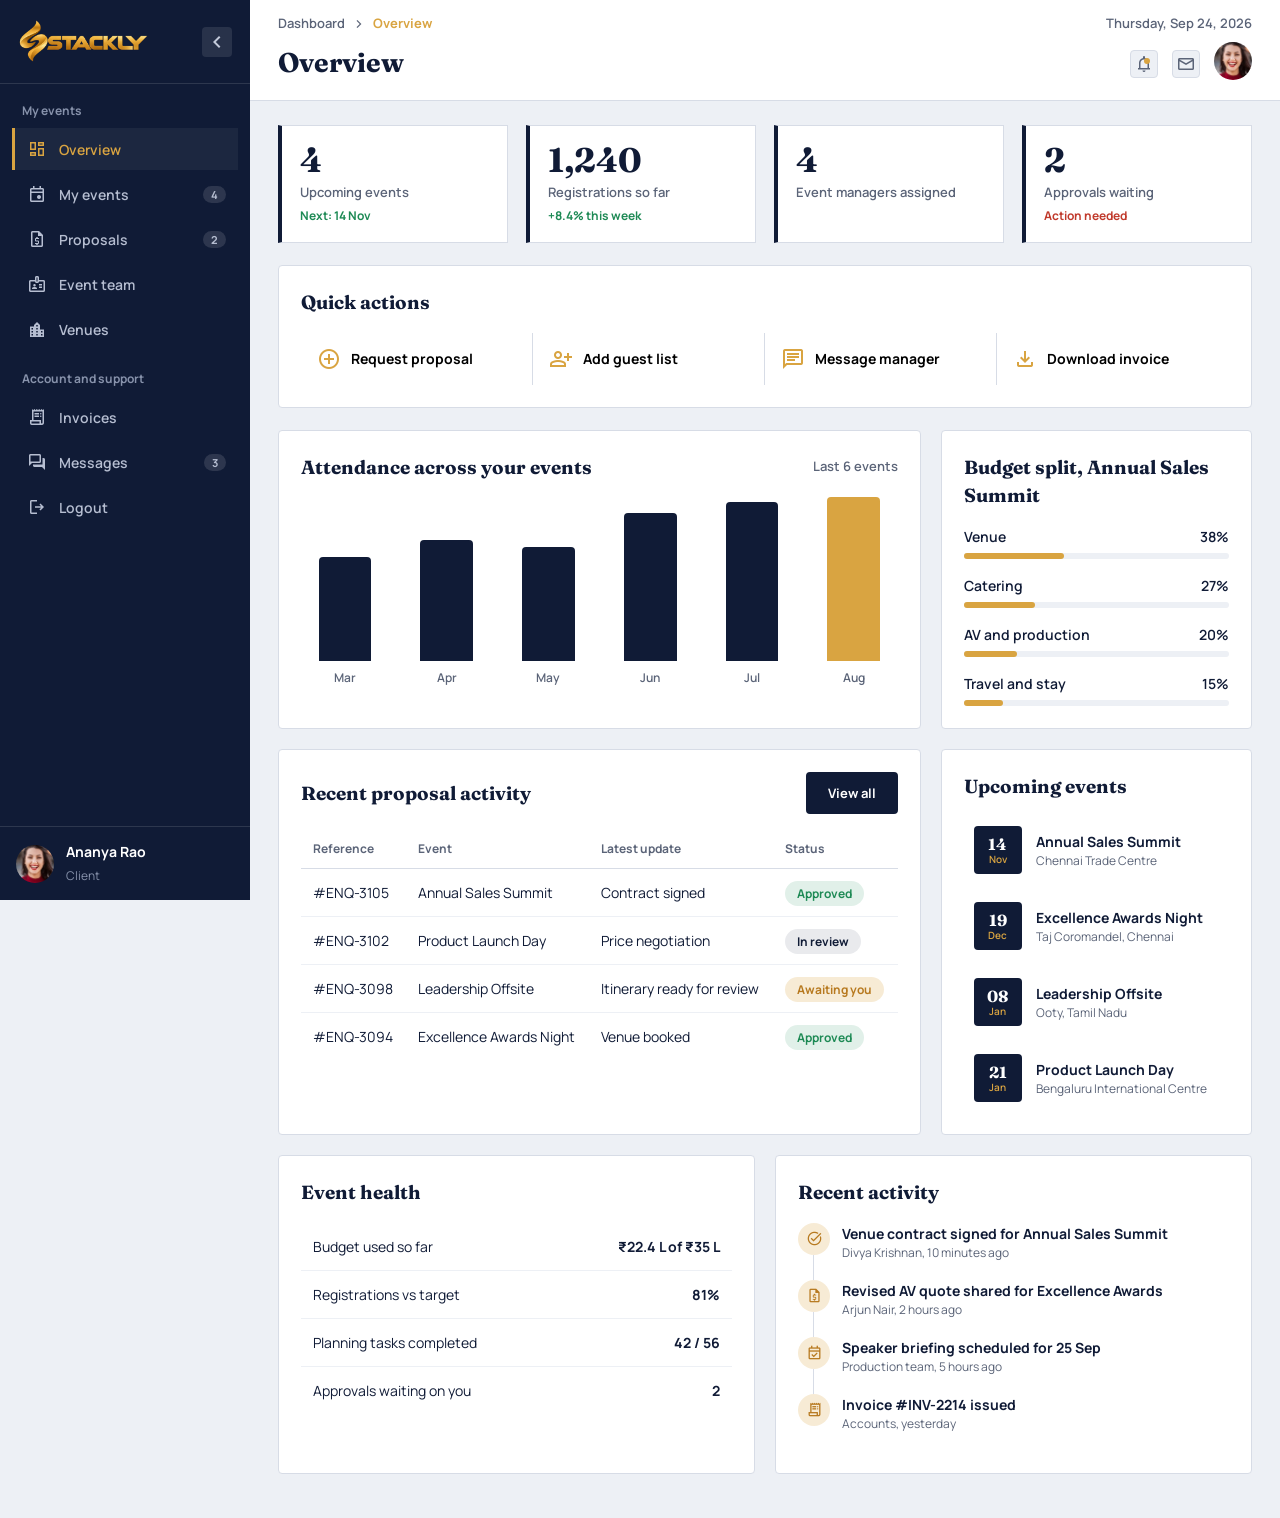
<file: client.html>
<!DOCTYPE html>
<html lang="en">
  <head>
    <meta charset="UTF-8" />
    <meta name="viewport" content="width=device-width, initial-scale=1.0" />
    <title>Stackly Events - Client Dashboard</title>
    <link
      rel="stylesheet"
      href="https://fonts.googleapis.com/css2?family=Material+Symbols+Outlined:opsz,wght,FILL,GRAD@20..48,100..700,0,-50..200"
    />
    <link
      href="https://fonts.googleapis.com/css2?family=Fraunces:opsz,wght@9..144,400;9..144,600;9..144,700&family=Manrope:wght@400;500;600;700&display=swap"
      rel="stylesheet"
    />
    <style>
      * {
        margin: 0;
        padding: 0;
        box-sizing: border-box;
      }
      :root {
        --ink: #101b36;
        --gold: #d9a441;
        --mist: #edf0f5;
        --slate: #5b6478;
        --line: #d7dce6;
        --good: #1e8a55;
        --warn: #b7791f;
        --bad: #c0392b;
        --serif: "Fraunces", Georgia, serif;
        --sans: "Manrope", system-ui, sans-serif;
      }
      body {
        display: flex;
        background: var(--mist);
        font-family: var(--sans);
        color: var(--ink);
        min-height: 100vh;
        overflow-x: hidden;
        line-height: 1.5;
      }
      button {
        font-family: inherit;
      }
      :focus-visible {
        outline: 3px solid var(--gold);
        outline-offset: 2px;
      }

      /* sidebar */
      .sb {
        width: 250px;
        flex-shrink: 0;
        background: var(--ink);
        color: #fff;
        display: flex;
        flex-direction: column;
        height: 100vh;
        position: sticky;
        top: 0;
        transition: width 0.3s;
      }
      .sb.min {
        width: 76px;
      }
      .sb.min .lbl,
      .sb.min .grp,
      .sb.min .cnt,
      .sb.min .who,
      .sb.min .sb-logo img {
        display: none;
      }
      .sb.min .nav button,
      .sb.min .sb-foot {
        justify-content: center;
      }
      .sb-top {
        display: flex;
        align-items: center;
        justify-content: space-between;
        gap: 10px;
        padding: 20px 18px;
        border-bottom: 1px solid rgba(255, 255, 255, 0.12);
      }
      .sb-logo {
        display: flex;
        align-items: center;
        gap: 8px;
      }
      .sb-logo img {
        width: 130px;
      }
      .rail,
      .sclose {
        background: rgba(255, 255, 255, 0.1);
        border: 0;
        color: #c4cbdb;
        width: 30px;
        height: 30px;
        border-radius: 4px;
        cursor: pointer;
        display: grid;
        place-items: center;
      }
      .rail:hover {
        color: var(--gold);
      }
      .sclose {
        display: none;
      }
      .sb-scroll {
        flex: 1;
        overflow-y: auto;
        padding: 18px 12px;
      }
      .grp {
        font-size: 12px;
        font-weight: 700;
        color: #8792ab;
        padding: 0 10px;
        margin: 20px 0 8px;
      }
      .grp:first-child {
        margin-top: 0;
      }
      .nav {
        display: flex;
        flex-direction: column;
        gap: 3px;
      }
      .nav button {
        display: flex;
        align-items: center;
        gap: 12px;
        width: 100%;
        padding: 11px 12px;
        border: 0;
        border-left: 3px solid transparent;
        background: none;
        color: #b6bed1;
        font-size: 14px;
        font-weight: 600;
        cursor: pointer;
        text-align: left;
        transition: 0.25s;
      }
      .nav button span.material-symbols-outlined {
        font-size: 20px;
      }
      .nav button:hover {
        color: #fff;
        border-left-color: rgba(255, 255, 255, 0.3);
      }
      .nav button.on {
        color: var(--gold);
        border-left-color: var(--gold);
        background: rgba(255, 255, 255, 0.05);
      }
      .cnt {
        margin-left: auto;
        font-size: 11px;
        font-weight: 700;
        background: rgba(255, 255, 255, 0.12);
        padding: 1px 8px;
        border-radius: 20px;
      }
      .nav button.on .cnt {
        background: var(--gold);
        color: var(--ink);
      }
      .sb-foot {
        display: flex;
        align-items: center;
        gap: 12px;
        padding: 14px 16px;
        border-top: 1px solid rgba(255, 255, 255, 0.12);
      }
      .sb-foot img,
      .avatar img {
        width: 38px;
        height: 38px;
        border-radius: 50%;
        object-fit: cover;
      }
      .sb-foot h4 {
        font-size: 14px;
      }
      .sb-foot small {
        color: #8792ab;
        font-size: 12px;
      }

      /* main */
      .main {
        flex: 1;
        min-width: 0;
        display: flex;
        flex-direction: column;
      }
      .top {
        background: #fff;
        border-bottom: 1px solid var(--line);
        padding: 14px 28px;
        position: sticky;
        top: 0;
        z-index: 50;
        display: flex;
        flex-direction: column;
        gap: 8px;
      }
      .top1,
      .top2 {
        display: flex;
        justify-content: space-between;
        align-items: center;
        gap: 16px;
      }
      .crumb {
        font-size: 13px;
        color: var(--slate);
        display: flex;
        align-items: center;
        gap: 6px;
        font-weight: 600;
      }
      .crumb b {
        color: var(--gold);
      }
      .date {
        font-size: 13px;
        color: var(--slate);
        font-weight: 600;
      }
      .top h2 {
        font-family: var(--serif);
        font-size: 27px;
      }
      .tr {
        display: flex;
        align-items: center;
        gap: 14px;
      }
      .ibtn {
        position: relative;
        width: 28px;
        height: 28px;
        border: 1px solid var(--line);
        background: var(--mist);
        border-radius: 4px;
        display: grid;
        place-items: center;
        color: var(--slate);
        cursor: pointer;
      }
      .ibtn span {
        font-size: 20px;
      }
      .ibtn i {
        position: absolute;
        top: 7px;
        right: 7px;
        width: 6px;
        height: 6px;
        border-radius: 50%;
        background: var(--gold);
      }
      .mob {
        display: none;
        align-items: center;
        gap: 12px;
      }
      .mob > span {
        cursor: pointer;
        font-size: 26px;
      }
      .mob a {
        padding: 6px 10px;
        border-radius: 4px;
        display: flex;
      }
      .mob img {
        width: 96px;
      }
      .body {
        padding: 24px 28px 44px;
      }
      .view {
        display: none;
        flex-direction: column;
        gap: 22px;
      }
      .view.on {
        display: flex;
      }

      /* shared */
      .panel {
        background: #fff;
        border: 1px solid var(--line);
        border-radius: 4px;
        padding: 22px;
        overflow-x: auto;
      }
      .panel h3 {
        font-family: var(--serif);
        font-size: 19px;
        margin-bottom: 16px;
      }
      .ph {
        display: flex;
        justify-content: space-between;
        align-items: center;
        gap: 12px;
        flex-wrap: wrap;
        margin-bottom: 16px;
      }
      .ph h3 {
        margin: 0;
      }
      .btn {
        padding: 10px 20px;
        background: var(--ink);
        border: 2px solid var(--ink);
        color: #fff;
        font-size: 13px;
        font-weight: 700;
        border-radius: 4px;
        cursor: pointer;
        transition: 0.25s;
        white-space: nowrap;
      }
      .btn:hover {
        background: var(--gold);
        border-color: var(--gold);
        color: var(--ink);
      }
      .chips {
        display: flex;
        gap: 8px;
        flex-wrap: wrap;
      }
      .chips button {
        padding: 7px 16px;
        border: 1px solid var(--line);
        background: var(--mist);
        border-radius: 30px;
        font-size: 13px;
        font-weight: 600;
        color: var(--slate);
        cursor: pointer;
        transition: 0.2s;
      }
      .chips button.on,
      .chips button:hover {
        background: var(--ink);
        border-color: var(--ink);
        color: #fff;
      }
      .g {
        display: grid;
        grid-template-columns: repeat(12, 1fr);
        gap: 20px;
      }
      .s8 {
        grid-column: span 8;
      }
      .s4 {
        grid-column: span 4;
      }
      .s6 {
        grid-column: span 6;
      }
      .stat-row {
        display: grid;
        grid-template-columns: repeat(4, 1fr);
        gap: 18px;
      }
      .stat {
        background: #fff;
        border: 1px solid var(--line);
        border-left: 4px solid var(--ink);
        padding: 16px 18px;
        transition: 0.25s;
      }
      .stat:hover {
        border-left-color: var(--gold);
      }
      .stat h2 {
        font-family: var(--serif);
        font-size: 34px;
        line-height: 1.1;
      }
      .stat p {
        font-size: 13px;
        color: var(--slate);
        font-weight: 600;
        margin-top: 4px;
      }
      .delta {
        font-size: 12px;
        color: var(--good);
        font-weight: 700;
      }
      .delta.down {
        color: var(--bad);
      }
      table {
        width: 100%;
        border-collapse: collapse;
      }
      th {
        text-align: left;
        font-size: 12px;
        color: var(--slate);
        font-weight: 700;
        padding: 10px 12px;
        border-bottom: 1px solid var(--line);
      }
      td {
        padding: 13px 12px;
        font-size: 14px;
        border-bottom: 1px solid var(--mist);
        white-space: nowrap;
      }
      tr:last-child td {
        border-bottom: 0;
      }
      tbody tr:hover {
        background: var(--mist);
      }
      .badge {
        padding: 4px 12px;
        border-radius: 30px;
        font-size: 12px;
        font-weight: 700;
      }
      .badge.ok {
        background: rgba(30, 138, 85, 0.13);
        color: var(--good);
      }
      .badge.prog {
        background: rgba(16, 27, 54, 0.09);
        color: var(--ink);
      }
      .badge.pend {
        background: rgba(217, 164, 65, 0.22);
        color: var(--warn);
      }
      .pg {
        display: flex;
        justify-content: flex-end;
        gap: 8px;
        margin-top: 16px;
      }
      .pg button {
        width: 32px;
        height: 32px;
        border: 1px solid var(--line);
        background: var(--mist);
        border-radius: 4px;
        font-weight: 700;
        cursor: pointer;
      }
      .pg button.on {
        background: var(--ink);
        color: #fff;
        border-color: var(--ink);
      }

      /* overview widgets */
      .qa {
        display: grid;
        grid-template-columns: repeat(4, 1fr);
      }
      .qa button {
        display: flex;
        align-items: center;
        gap: 10px;
        padding: 14px 16px;
        border: 0;
        border-right: 1px solid var(--line);
        background: none;
        font-size: 14px;
        font-weight: 700;
        cursor: pointer;
        transition: 0.2s;
      }
      .qa button:last-child {
        border: 0;
      }
      .qa button:hover {
        background: var(--mist);
      }
      .qa span {
        color: var(--gold);
      }
      .bars {
        display: flex;
        align-items: flex-end;
        gap: 14px;
        height: 190px;
      }
      .bar {
        flex: 1;
        height: 100%;
        display: flex;
        flex-direction: column;
        justify-content: flex-end;
        align-items: center;
        gap: 8px;
        font-size: 12px;
        color: var(--slate);
        font-weight: 600;
      }
      .bar i {
        display: block;
        width: 60%;
        background: var(--ink);
        border-radius: 4px 4px 0 0;
        min-height: 6px;
      }
      .bar:last-child i {
        background: var(--gold);
      }
      .rank {
        display: grid;
        gap: 16px;
      }
      .rk-l {
        display: flex;
        justify-content: space-between;
        font-size: 14px;
        font-weight: 600;
        margin-bottom: 6px;
      }
      .rk-t {
        height: 6px;
        background: var(--mist);
        border-radius: 3px;
      }
      .rk-t i {
        display: block;
        height: 100%;
        background: var(--gold);
        border-radius: 3px;
      }
      .list {
        display: grid;
        gap: 8px;
      }
      .item {
        display: flex;
        align-items: center;
        gap: 14px;
        padding: 10px;
        border-radius: 4px;
      }
      .item:hover {
        background: var(--mist);
      }
      .dbox {
        background: var(--ink);
        color: #fff;
        width: 48px;
        height: 48px;
        border-radius: 4px;
        display: flex;
        flex-direction: column;
        align-items: center;
        justify-content: center;
        flex-shrink: 0;
        font-family: var(--serif);
        font-weight: 700;
        line-height: 1;
      }
      .dbox small {
        font-family: var(--sans);
        font-size: 10px;
        font-weight: 600;
        color: var(--gold);
        margin-top: 2px;
      }
      .item h5 {
        font-size: 14px;
      }
      .item p {
        font-size: 12px;
        color: var(--slate);
      }
      .tl {
        display: grid;
        gap: 0;
      }
      .tl div {
        position: relative;
        padding: 0 0 18px 44px;
      }
      .tl div::before {
        content: "";
        position: absolute;
        left: 15px;
        top: 32px;
        bottom: 0;
        width: 1px;
        background: var(--line);
      }
      .tl div:last-child::before {
        display: none;
      }
      .tl span {
        position: absolute;
        left: 0;
        top: 0;
        width: 32px;
        height: 32px;
        border-radius: 50%;
        background: rgba(217, 164, 65, 0.22);
        color: var(--warn);
        display: grid;
        place-items: center;
        font-size: 17px;
      }
      .tl h5 {
        font-size: 14px;
      }
      .tl p {
        font-size: 12px;
        color: var(--slate);
      }

      /* events + venues */
      .cards {
        display: grid;
        grid-template-columns: repeat(3, 1fr);
        gap: 18px;
      }
      .card {
        border: 1px solid var(--line);
        background: #fff;
        border-radius: 4px;
        overflow: hidden;
        transition: 0.25s;
      }
      .card:hover {
        border-color: var(--gold);
      }
      .card .im {
        position: relative;
        height: 150px;
      }
      .card .im img {
        width: 100%;
        height: 100%;
        object-fit: cover;
        background: #c9d0de;
      }
      .card .tag {
        position: absolute;
        top: 10px;
        left: 10px;
        background: var(--gold);
        color: var(--ink);
        font-size: 12px;
        font-weight: 700;
        padding: 3px 12px;
        border-radius: 30px;
      }
      .card .cb {
        padding: 14px 16px;
      }
      .card h4 {
        font-family: var(--serif);
        font-size: 18px;
      }
      .card .loc {
        font-size: 13px;
        color: var(--slate);
        margin-bottom: 10px;
      }
      .card .meta {
        display: flex;
        justify-content: space-between;
        border-top: 1px solid var(--line);
        padding-top: 10px;
        font-size: 13px;
        font-weight: 700;
      }
      .meter {
        height: 5px;
        background: var(--mist);
        border-radius: 3px;
        margin-bottom: 10px;
      }
      .meter i {
        display: block;
        height: 100%;
        background: var(--ink);
        border-radius: 3px;
      }

      /* team + clients */
      .tgrid {
        display: grid;
        grid-template-columns: 1fr 1fr;
        gap: 16px;
      }
      .tcard {
        display: flex;
        align-items: center;
        gap: 16px;
        border: 1px solid var(--line);
        border-radius: 4px;
        padding: 14px;
        transition: 0.25s;
      }
      .tcard:hover {
        border-color: var(--gold);
      }
      .tcard img {
        width: clamp(40px, 5vw, 70px);
        height: clamp(40px, 5vw, 70px);
        border-radius: 4px;
        object-fit: cover;
        object-position: top;
        flex-shrink: 0;
      }
      .tcard h4 {
        font-family: var(--serif);
        font-size: clamp(14px, 1.5vw, 17px);
      }
      .tcard p {
        font-size: clamp(10px, 1.1vw, 13px);
        color: var(--slate);
        margin-bottom: 6px;
      }
      .tcard > div:last-child {
        margin-left: auto;
        display: flex;
        gap: 8px;
      }
      .tcard .ic {
        width: 25px;
        height: 25px;
        border-radius: 4px;
        background: rgba(217, 164, 65, 0.22);
        color: var(--warn);
        display: grid;
        place-items: center;
        font-size: 17px;
        cursor: pointer;
      }

      /* pipeline, inbox, calendar */
      .inbox .row {
        display: flex;
        gap: 14px;
        padding: 14px 8px;
        border-bottom: 1px solid var(--line);
        cursor: pointer;
      }
      .inbox .row:last-child {
        border: 0;
      }
      .inbox .row:hover {
        background: var(--mist);
      }
      .inbox .row.un {
        border-left: 3px solid var(--gold);
      }
      .inbox img {
        width: 42px;
        height: 42px;
        border-radius: 50%;
        object-fit: cover;
        flex-shrink: 0;
      }
      .inbox .bd {
        flex: 1;
        min-width: 0;
      }
      .inbox .tp {
        display: flex;
        justify-content: space-between;
        gap: 10px;
      }
      .inbox h5 {
        font-size: 14px;
      }
      .inbox small {
        color: var(--slate);
        font-size: 12px;
      }
      .inbox p {
        font-size: 13px;
        color: var(--slate);
        white-space: nowrap;
        overflow: hidden;
        text-overflow: ellipsis;
      }

      @media (max-width: 1250px) {
        .s8,
        .s4,
        .s6 {
          grid-column: span 12;
        }
      }
      @media (max-width: 1100px) {
        .stat-row,
        .cards,
        .pipe {
          grid-template-columns: 1fr 1fr;
        }
        .qa {
          grid-template-columns: 1fr 1fr;
        }
      }
      @media (max-width: 900px) {
        .sb {
          position: fixed;
          inset: 0 auto 0 0;
          transform: translateX(-110%);
          z-index: 9999;
          width: 280px !important;
          transition: 0.25s;
        }
        .sb.vis {
          transform: none;
        }
        .sb.min .lbl,
        .sb.min .grp,
        .sb.min .cnt,
        .sb.min .who,
        .sb.min .sb-logo img {
          display: initial;
        }
        .rail {
          display: none;
        }
        .sclose {
          display: grid;
        }
        .mob {
          display: flex;
        }
        .top h2 {
          display: none;
        }
        .top {
          padding: 14px 16px;
        }
        .body {
          padding: 18px 16px 30px;
        }
        .tgrid {
          grid-template-columns: 1fr;
        }
      }
      @media (max-width: 560px) {
        .stat-row,
        .cards,
        .qa {
          grid-template-columns: 1fr;
        }
        .date,
        #title {
          display: none;
        }
      }
      @media (prefers-reduced-motion: reduce) {
        * {
          transition: none !important;
        }
      }
    </style>
  </head>
  <body>
    <aside class="sb" id="sb">
      <div class="sb-top">
        <a href="index.html" class="sb-logo"><img src="./src/logo.webp" alt="Company logo" /></a>
        <button class="rail" id="rail" aria-label="Collapse sidebar">
          <span class="material-symbols-outlined">chevron_left</span>
        </button>
        <button class="sclose" id="sclose" aria-label="Close menu">
          <span class="material-symbols-outlined">close</span>
        </button>
      </div>
      <div class="sb-scroll">
        <p class="grp">My events</p>
        <nav class="nav">
          <button class="on" data-v="overview">
            <span class="material-symbols-outlined">dashboard</span><span class="lbl">Overview</span>
          </button>
          <button data-v="events">
            <span class="material-symbols-outlined">event</span><span class="lbl">My events</span
            ><span class="cnt">4</span>
          </button>
          <button data-v="proposals">
            <span class="material-symbols-outlined">request_quote</span><span class="lbl">Proposals</span
            ><span class="cnt">2</span>
          </button>
          <button data-v="team">
            <span class="material-symbols-outlined">badge</span><span class="lbl">Event team</span>
          </button>
          <button data-v="venues">
            <span class="material-symbols-outlined">location_city</span><span class="lbl">Venues</span>
          </button>
        </nav>
        <p class="grp">Account and support</p>
        <nav class="nav">
          <button data-v="invoices">
            <span class="material-symbols-outlined">receipt_long</span><span class="lbl">Invoices</span>
          </button>
          <button data-v="messages">
            <span class="material-symbols-outlined">forum</span><span class="lbl">Messages</span
            ><span class="cnt">3</span>
          </button>
          <button id="logout">
            <span class="material-symbols-outlined">logout</span><span class="lbl">Logout</span>
          </button>
        </nav>
      </div>
      <div class="sb-foot">
        <img
          src="./src/img16.webp"
          alt="Client"
        />
        <div class="who">
          <h4 id="uname">Ananya Rao</h4>
          <small>Client</small>
        </div>
      </div>
    </aside>

    <main class="main">
      <div class="top">
        <div class="top1">
          <div class="crumb">
            Dashboard <span class="material-symbols-outlined" style="font-size: 16px">chevron_right</span
            ><b id="crumb">Overview</b>
          </div>
          <span class="date" id="date">Thursday, Sep 24, 2026</span>
        </div>
        <div class="top2">
          <div class="mob">
            <span class="material-symbols-outlined" id="menu">menu</span
            ><a href="index.html"><img src="./src/logo.webp" alt="Company logo" /></a>
          </div>
          <h2 id="title">Overview</h2>
          <div class="tr">
            <div class="ibtn go404"><span class="material-symbols-outlined">notifications</span><i></i></div>
            <div class="ibtn go404"><span class="material-symbols-outlined">mail</span></div>
            <div class="avatar">
              <img
                src="./src/img16.webp"
                alt="Client"
              />
            </div>
          </div>
        </div>
      </div>

      <div class="body">
        <!-- Overview -->
        <div class="view on" id="overview">
          <div class="stat-row">
            <div class="stat">
              <h2>4</h2>
              <p>Upcoming events</p>
              <span class="delta">Next: 14 Nov</span>
            </div>
            <div class="stat">
              <h2>1,240</h2>
              <p>Registrations so far</p>
              <span class="delta">+8.4% this week</span>
            </div>
            <div class="stat">
              <h2>4</h2>
              <p>Event managers assigned</p>
            </div>
            <div class="stat">
              <h2>2</h2>
              <p>Approvals waiting</p>
              <span class="delta down">Action needed</span>
            </div>
          </div>
          <div class="panel">
            <h3>Quick actions</h3>
            <div class="qa">
              <button class="go404"><span class="material-symbols-outlined">add_circle</span>Request proposal</button>
              <button class="go404"><span class="material-symbols-outlined">person_add</span>Add guest list</button>
              <button class="go404"><span class="material-symbols-outlined">chat</span>Message manager</button>
              <button class="go404"><span class="material-symbols-outlined">download</span>Download invoice</button>
            </div>
          </div>
          <div class="g">
            <div class="panel s8">
              <div class="ph">
                <h3>Attendance across your events</h3>
                <span class="date">Last 6 events</span>
              </div>
              <div class="bars" id="bars">
                <div class="bar"><i style="height: 55%"></i>Mar</div>
                <div class="bar"><i style="height: 64%"></i>Apr</div>
                <div class="bar"><i style="height: 60%"></i>May</div>
                <div class="bar"><i style="height: 78%"></i>Jun</div>
                <div class="bar"><i style="height: 84%"></i>Jul</div>
                <div class="bar"><i style="height: 100%"></i>Aug</div>
              </div>
            </div>
            <div class="panel s4">
              <h3>Budget split, Annual Sales Summit</h3>
              <div class="rank" id="rank">
                <div>
                  <div class="rk-l"><span>Venue</span><span>38%</span></div>
                  <div class="rk-t"><i style="width: 38%"></i></div>
                </div>
                <div>
                  <div class="rk-l"><span>Catering</span><span>27%</span></div>
                  <div class="rk-t"><i style="width: 27%"></i></div>
                </div>
                <div>
                  <div class="rk-l"><span>AV and production</span><span>20%</span></div>
                  <div class="rk-t"><i style="width: 20%"></i></div>
                </div>
                <div>
                  <div class="rk-l"><span>Travel and stay</span><span>15%</span></div>
                  <div class="rk-t"><i style="width: 15%"></i></div>
                </div>
              </div>
            </div>
            <div class="panel s8">
              <div class="ph">
                <h3>Recent proposal activity</h3>
                <button class="btn go404">View all</button>
              </div>
              <table>
                <thead>
                  <tr>
                    <th>Reference</th>
                    <th>Event</th>
                    <th>Latest update</th>
                    <th>Status</th>
                  </tr>
                </thead>
                <tbody id="ovq">
                  <tr>
                    <td>#ENQ-3105</td>
                    <td>Annual Sales Summit</td>
                    <td>Contract signed</td>
                    <td><span class="badge ok">Approved</span></td>
                  </tr>
                  <tr>
                    <td>#ENQ-3102</td>
                    <td>Product Launch Day</td>
                    <td>Price negotiation</td>
                    <td><span class="badge prog">In review</span></td>
                  </tr>
                  <tr>
                    <td>#ENQ-3098</td>
                    <td>Leadership Offsite</td>
                    <td>Itinerary ready for review</td>
                    <td><span class="badge pend">Awaiting you</span></td>
                  </tr>
                  <tr>
                    <td>#ENQ-3094</td>
                    <td>Excellence Awards Night</td>
                    <td>Venue booked</td>
                    <td><span class="badge ok">Approved</span></td>
                  </tr>
                </tbody>
              </table>
            </div>
            <div class="panel s4">
              <h3>Upcoming events</h3>
              <div class="list" id="ovev">
                <div class="item">
                  <div class="dbox">14<small>Nov</small></div>
                  <div>
                    <h5>Annual Sales Summit</h5>
                    <p>Chennai Trade Centre</p>
                  </div>
                </div>
                <div class="item">
                  <div class="dbox">19<small>Dec</small></div>
                  <div>
                    <h5>Excellence Awards Night</h5>
                    <p>Taj Coromandel, Chennai</p>
                  </div>
                </div>
                <div class="item">
                  <div class="dbox">08<small>Jan</small></div>
                  <div>
                    <h5>Leadership Offsite</h5>
                    <p>Ooty, Tamil Nadu</p>
                  </div>
                </div>
                <div class="item">
                  <div class="dbox">21<small>Jan</small></div>
                  <div>
                    <h5>Product Launch Day</h5>
                    <p>Bengaluru International Centre</p>
                  </div>
                </div>
              </div>
            </div>
            <div class="panel s6">
              <h3>Event health</h3>
              <table>
                <tbody>
                  <tr>
                    <td>Budget used so far</td>
                    <td style="text-align: right; font-weight: 700">₹22.4 L of ₹35 L</td>
                  </tr>
                  <tr>
                    <td>Registrations vs target</td>
                    <td style="text-align: right; font-weight: 700">81%</td>
                  </tr>
                  <tr>
                    <td>Planning tasks completed</td>
                    <td style="text-align: right; font-weight: 700">42 / 56</td>
                  </tr>
                  <tr>
                    <td>Approvals waiting on you</td>
                    <td style="text-align: right; font-weight: 700">2</td>
                  </tr>
                </tbody>
              </table>
            </div>
            <div class="panel s6">
              <h3>Recent activity</h3>
              <div class="tl">
                <div>
                  <span class="material-symbols-outlined">task_alt</span>
                  <h5>Venue contract signed for Annual Sales Summit</h5>
                  <p>Divya Krishnan, 10 minutes ago</p>
                </div>
                <div>
                  <span class="material-symbols-outlined">request_quote</span>
                  <h5>Revised AV quote shared for Excellence Awards</h5>
                  <p>Arjun Nair, 2 hours ago</p>
                </div>
                <div>
                  <span class="material-symbols-outlined">event_available</span>
                  <h5>Speaker briefing scheduled for 25 Sep</h5>
                  <p>Production team, 5 hours ago</p>
                </div>
                <div>
                  <span class="material-symbols-outlined">receipt_long</span>
                  <h5>Invoice #INV-2214 issued</h5>
                  <p>Accounts, yesterday</p>
                </div>
              </div>
            </div>
          </div>
        </div>

        <!-- My events -->
        <div class="view" id="events">
          <div class="stat-row">
            <div class="stat">
              <h2>4</h2>
              <p>Upcoming</p>
            </div>
            <div class="stat">
              <h2>12</h2>
              <p>Delivered so far</p>
            </div>
            <div class="stat">
              <h2>2,180</h2>
              <p>Total attendees</p>
            </div>
            <div class="stat">
              <h2>3</h2>
              <p>Cities covered</p>
            </div>
          </div>
          <div class="panel">
            <div class="ph">
              <h3>Your event calendar</h3>
              <div class="chips">
                <button class="on go404">All</button><button class="go404">Conferences</button
                ><button class="go404">Galas</button><button class="go404">Offsites</button>
              </div>
            </div>
            <div class="cards" id="evcards">
              <div class="card">
                <div class="im">
                  <img
                    src="./src/image_1.webp"
                    alt="Annual Sales Summit"
                  /><span class="tag">Conference</span>
                </div>
                <div class="cb">
                  <h4>Annual Sales Summit</h4>
                  <p class="loc">Chennai Trade Centre, 14 Nov</p>
                  <div class="meter"><i style="width: 81%"></i></div>
                  <div class="meta"><span>812 registered</span><span>1000 seats</span></div>
                </div>
              </div>
              <div class="card">
                <div class="im">
                  <img
                    src="./src/img9.webp"
                    alt="Excellence Awards Night"
                  /><span class="tag">Gala</span>
                </div>
                <div class="cb">
                  <h4>Excellence Awards Night</h4>
                  <p class="loc">Taj Coromandel, Chennai, 19 Dec</p>
                  <div class="meter"><i style="width: 84%"></i></div>
                  <div class="meta"><span>380 registered</span><span>450 seats</span></div>
                </div>
              </div>
              <div class="card">
                <div class="im">
                  <img
                    src="./src/img10.webp"
                    alt="Leadership Offsite"
                  /><span class="tag">Offsite</span>
                </div>
                <div class="cb">
                  <h4>Leadership Offsite</h4>
                  <p class="loc">Ooty, Tamil Nadu, 08 Jan</p>
                  <div class="meter"><i style="width: 80%"></i></div>
                  <div class="meta"><span>120 registered</span><span>150 seats</span></div>
                </div>
              </div>
              <div class="card">
                <div class="im">
                  <img
                    src="./src/img3.webp"
                    alt="Product Launch Day"
                  /><span class="tag">Conference</span>
                </div>
                <div class="cb">
                  <h4>Product Launch Day</h4>
                  <p class="loc">Bengaluru International Centre, 21 Jan</p>
                  <div class="meter"><i style="width: 70%"></i></div>
                  <div class="meta"><span>210 registered</span><span>300 seats</span></div>
                </div>
              </div>
            </div>
          </div>
        </div>

        <!-- Proposals -->
        <div class="view" id="proposals">
          <div class="stat-row">
            <div class="stat">
              <h2>2</h2>
              <p>Awaiting your approval</p>
            </div>
            <div class="stat">
              <h2>3</h2>
              <p>In review</p>
            </div>
            <div class="stat">
              <h2>9</h2>
              <p>Approved this year</p>
            </div>
            <div class="stat">
              <h2>₹35 L</h2>
              <p>Largest proposal</p>
            </div>
          </div>
          <div class="panel">
            <div class="ph">
              <h3>Your proposals</h3>
              <button class="btn go404">Request proposal</button>
            </div>
            <div class="chips" style="margin-bottom: 16px">
              <button class="on go404">All</button><button class="go404">Approved</button
              ><button class="go404">In review</button><button class="go404">Awaiting you</button>
            </div>
            <table>
              <thead>
                <tr>
                  <th>Reference</th>
                  <th>Event</th>
                  <th>Manager</th>
                  <th>Sent</th>
                  <th>Value</th>
                  <th>Status</th>
                </tr>
              </thead>
              <tbody id="enq">
                <tr>
                  <td>#ENQ-3105</td>
                  <td>Annual Sales Summit</td>
                  <td>Divya Krishnan</td>
                  <td>Sep 21</td>
                  <td>₹35 L</td>
                  <td><span class="badge ok">Approved</span></td>
                </tr>
                <tr>
                  <td>#ENQ-3102</td>
                  <td>Product Launch Day</td>
                  <td>Arjun Nair</td>
                  <td>Sep 20</td>
                  <td>₹18 L</td>
                  <td><span class="badge prog">In review</span></td>
                </tr>
                <tr>
                  <td>#ENQ-3098</td>
                  <td>Leadership Offsite</td>
                  <td>Vikram Balan</td>
                  <td>Sep 19</td>
                  <td>₹9 L</td>
                  <td><span class="badge pend">Awaiting you</span></td>
                </tr>
                <tr>
                  <td>#ENQ-3094</td>
                  <td>Excellence Awards Night</td>
                  <td>Meera Subramaniam</td>
                  <td>Sep 18</td>
                  <td>₹22 L</td>
                  <td><span class="badge ok">Approved</span></td>
                </tr>
                <tr>
                  <td>#ENQ-3089</td>
                  <td>Partner Expo</td>
                  <td>Arjun Nair</td>
                  <td>Sep 17</td>
                  <td>₹12 L</td>
                  <td><span class="badge pend">Awaiting you</span></td>
                </tr>
              </tbody>
            </table>
            <div class="pg">
              <button class="go404">&lt;</button><button class="on">1</button><button class="go404">2</button
              ><button class="go404">&gt;</button>
            </div>
          </div>
        </div>

        <!-- Team -->
        <div class="view" id="team">
          <div class="stat-row">
            <div class="stat">
              <h2>4</h2>
              <p>Event managers</p>
            </div>
            <div class="stat">
              <h2>3</h2>
              <p>On site this week</p>
            </div>
            <div class="stat">
              <h2>14 min</h2>
              <p>Avg. response time</p>
            </div>
            <div class="stat">
              <h2>96%</h2>
              <p>Your satisfaction score</p>
            </div>
          </div>
          <div class="g">
            <div class="panel s8">
              <div class="ph"><h3>Your event managers</h3></div>
              <div class="tgrid" id="tgrid">
                <div class="tcard">
                  <img
                    src="./src/team-4.webp"
                    alt="Divya Krishnan"
                  />
                  <div>
                    <h4>Divya Krishnan</h4>
                    <p>Lead manager, Annual Sales Summit</p>
                    <span class="badge ok">On site</span>
                  </div>
                  <div>
                    <span class="material-symbols-outlined ic go404">mail</span
                    ><span class="material-symbols-outlined ic go404">call</span>
                  </div>
                </div>
                <div class="tcard">
                  <img
                    src="./src/team-1.webp"
                    alt="Arjun Nair"
                  />
                  <div>
                    <h4>Arjun Nair</h4>
                    <p>Production, Product Launch Day</p>
                    <span class="badge ok">On site</span>
                  </div>
                  <div>
                    <span class="material-symbols-outlined ic go404">mail</span
                    ><span class="material-symbols-outlined ic go404">call</span>
                  </div>
                </div>
                <div class="tcard">
                  <img
                    src="./src/team-5.webp"
                    alt="Meera Subramaniam"
                  />
                  <div>
                    <h4>Meera Subramaniam</h4>
                    <p>Awards night, Excellence Awards</p>
                    <span class="badge pend">On leave</span>
                  </div>
                  <div>
                    <span class="material-symbols-outlined ic go404">mail</span
                    ><span class="material-symbols-outlined ic go404">call</span>
                  </div>
                </div>
                <div class="tcard">
                  <img
                    src="./src/team-2.webp"
                    alt="Vikram Balan"
                  />
                  <div>
                    <h4>Vikram Balan</h4>
                    <p>Travel and logistics, Offsite</p>
                    <span class="badge ok">On site</span>
                  </div>
                  <div>
                    <span class="material-symbols-outlined ic go404">mail</span
                    ><span class="material-symbols-outlined ic go404">call</span>
                  </div>
                </div>
              </div>
            </div>
            <div class="panel s4">
              <h3>Upcoming check-ins</h3>
              <div class="list" id="leave">
                <div class="item">
                  <div class="dbox">25<small>Sep</small></div>
                  <div>
                    <h5>Speaker briefing</h5>
                    <p>Divya Krishnan, 2:00 PM</p>
                  </div>
                </div>
                <div class="item">
                  <div class="dbox">28<small>Sep</small></div>
                  <div>
                    <h5>Venue walkthrough</h5>
                    <p>Arjun Nair, Bengaluru</p>
                  </div>
                </div>
                <div class="item">
                  <div class="dbox">30<small>Sep</small></div>
                  <div>
                    <h5>Awards night rehearsal</h5>
                    <p>Meera Subramaniam, all day</p>
                  </div>
                </div>
              </div>
            </div>
          </div>
        </div>

        <!-- Venues -->
        <div class="view" id="venues">
          <div class="stat-row">
            <div class="stat">
              <h2>3</h2>
              <p>Venues booked</p>
            </div>
            <div class="stat">
              <h2>3</h2>
              <p>Cities</p>
            </div>
            <div class="stat">
              <h2>2</h2>
              <p>Contracts signed</p>
            </div>
            <div class="stat">
              <h2>1</h2>
              <p>Awaiting contract</p>
            </div>
          </div>
          <div class="panel">
            <h3>Venues for your events</h3>
            <div class="cards" id="vcards">
              <div class="card">
                <div class="im">
                  <img
                    src="./src/image_10.webp"
                    alt="Chennai Trade Centre"
                  /><span class="tag">Annual Sales Summit</span>
                </div>
                <div class="cb">
                  <h4>Chennai Trade Centre</h4>
                  <p class="loc">Chennai, 1,500 capacity</p>
                </div>
              </div>
              <div class="card">
                <div class="im">
                  <img
                    src="./src/img9.webp"
                    alt="Taj Coromandel"
                  /><span class="tag">Awards Night</span>
                </div>
                <div class="cb">
                  <h4>Taj Coromandel</h4>
                  <p class="loc">Chennai, 450 capacity</p>
                </div>
              </div>
              <div class="card">
                <div class="im">
                  <img
                    src="./src/img10.webp"
                    alt="Bengaluru International Centre"
                  /><span class="tag">Product Launch</span>
                </div>
                <div class="cb">
                  <h4>Bengaluru International Centre</h4>
                  <p class="loc">Bengaluru, 300 capacity</p>
                </div>
              </div>
            </div>
          </div>
          <div class="panel">
            <h3>Venue status</h3>
            <table>
              <thead>
                <tr>
                  <th>Venue</th>
                  <th>City</th>
                  <th>Capacity</th>
                  <th>Your event</th>
                  <th>Status</th>
                </tr>
              </thead>
              <tbody>
                <tr>
                  <td>Chennai Trade Centre</td>
                  <td>Chennai</td>
                  <td>1,500</td>
                  <td>Annual Sales Summit</td>
                  <td><span class="badge ok">Confirmed</span></td>
                </tr>
                <tr>
                  <td>Taj Coromandel</td>
                  <td>Chennai</td>
                  <td>450</td>
                  <td>Excellence Awards</td>
                  <td><span class="badge ok">Confirmed</span></td>
                </tr>
                <tr>
                  <td>Bengaluru International Centre</td>
                  <td>Bengaluru</td>
                  <td>300</td>
                  <td>Product Launch Day</td>
                  <td><span class="badge pend">Awaiting contract</span></td>
                </tr>
              </tbody>
            </table>
          </div>
        </div>

        <!-- Invoices -->
        <div class="view" id="invoices">
          <div class="stat-row">
            <div class="stat">
              <h2>₹58 L</h2>
              <p>Total billed this year</p>
            </div>
            <div class="stat">
              <h2>₹53.5 L</h2>
              <p>Paid</p>
            </div>
            <div class="stat">
              <h2>₹4.5 L</h2>
              <p>Outstanding</p>
              <span class="delta down">Due 30 Sep</span>
            </div>
            <div class="stat">
              <h2>1</h2>
              <p>Invoice overdue</p>
            </div>
          </div>
          <div class="panel">
            <div class="ph">
              <h3>Invoices and payments</h3>
              <button class="btn go404">Download statement</button>
            </div>
            <table>
              <thead>
                <tr>
                  <th>Invoice</th>
                  <th>Event</th>
                  <th>Amount</th>
                  <th>Due date</th>
                  <th>Status</th>
                </tr>
              </thead>
              <tbody id="inv">
                <tr>
                  <td>#INV-2214</td>
                  <td>Annual Sales Summit</td>
                  <td><b>₹8.75 L</b></td>
                  <td>Sep 30</td>
                  <td><span class="badge pend">Due soon</span></td>
                </tr>
                <tr>
                  <td>#INV-2198</td>
                  <td>Excellence Awards Night</td>
                  <td><b>₹5.5 L</b></td>
                  <td>Sep 15</td>
                  <td><span class="badge ok">Paid</span></td>
                </tr>
                <tr>
                  <td>#INV-2183</td>
                  <td>Product Launch Day</td>
                  <td><b>₹4.5 L</b></td>
                  <td>Sep 05</td>
                  <td><span class="badge pend">Overdue</span></td>
                </tr>
                <tr>
                  <td>#INV-2160</td>
                  <td>Leadership Offsite</td>
                  <td><b>₹2.25 L</b></td>
                  <td>Aug 28</td>
                  <td><span class="badge ok">Paid</span></td>
                </tr>
              </tbody>
            </table>
          </div>
        </div>

        <!-- Messages -->
        <div class="view" id="messages">
          <div class="stat-row">
            <div class="stat">
              <h2>3</h2>
              <p>Unread messages</p>
            </div>
            <div class="stat">
              <h2>6</h2>
              <p>Active conversations</p>
            </div>
            <div class="stat">
              <h2>14 min</h2>
              <p>Avg. response time</p>
            </div>
            <div class="stat">
              <h2>4</h2>
              <p>Files shared this week</p>
            </div>
          </div>
          <div class="panel">
            <div class="ph">
              <h3>Inbox</h3>
              <div class="chips">
                <button class="on go404">All</button><button class="go404">Unread</button
                ><button class="go404">Managers</button><button class="go404">Accounts</button>
              </div>
            </div>
            <div class="inbox" id="inbox">
              <div class="row un go404">
                <img
                  src="./src/img13.webp"
                  alt=""
                />
                <div class="bd">
                  <div class="tp">
                    <h5>Divya Krishnan</h5>
                    <small>9:42 AM</small>
                  </div>
                  <p>Rehearsal is confirmed for the evening before the summit.</p>
                </div>
              </div>
              <div class="row un go404">
                <img
                  src="./src/img14.webp"
                  alt=""
                />
                <div class="bd">
                  <div class="tp">
                    <h5>Arjun Nair</h5>
                    <small>Yesterday</small>
                  </div>
                  <p>Revised AV quote for the awards night is ready for your review.</p>
                </div>
              </div>
              <div class="row un go404">
                <img
                  src="./src/img15.webp"
                  alt=""
                />
                <div class="bd">
                  <div class="tp">
                    <h5>Accounts desk</h5>
                    <small>Yesterday</small>
                  </div>
                  <p>Invoice #INV-2214 has been issued for the sales summit.</p>
                </div>
              </div>
              <div class="row go404">
                <img
                  src="./src/img16.webp"
                  alt=""
                />
                <div class="bd">
                  <div class="tp">
                    <h5>Vikram Balan</h5>
                    <small>Mon</small>
                  </div>
                  <p>Offsite itinerary attached. Please share your feedback.</p>
                </div>
              </div>
              <div class="row go404">
                <img
                  src="./src/img17.webp"
                  alt=""
                />
                <div class="bd">
                  <div class="tp">
                    <h5>Meera Subramaniam</h5>
                    <small>Mon</small>
                  </div>
                  <p>Thanks for the guest list, badges will be printed this week.</p>
                </div>
              </div>
            </div>
          </div>
        </div>
      </div>
    </main>

    <script>
      const $ = (id) => document.getElementById(id);
      const sb = $("sb");
      const TITLES = {
        overview: "Overview",
        events: "My events",
        proposals: "Proposals",
        team: "Event team",
        venues: "Venues",
        invoices: "Invoices",
        messages: "Messages",
      };

      // Image fallback colour
      document.querySelectorAll("img").forEach((i) =>
        i.addEventListener("error", () => {
          i.style.background = "#c9d0de";
        }),
      );

      // Navigation
      document.querySelectorAll(".nav button[data-v]").forEach((b) =>
        b.addEventListener("click", () => {
          const id = b.dataset.v;
          document.querySelectorAll(".view").forEach((v) => v.classList.remove("on"));
          $(id).classList.add("on");
          document.querySelectorAll(".nav button").forEach((x) => x.classList.remove("on"));
          b.classList.add("on");
          $("title").textContent = $("crumb").textContent = TITLES[id];
          sb.classList.remove("vis");
          window.scrollTo({ top: 0, behavior: "smooth" });
        }),
      );
      $("rail").addEventListener("click", () => {
        sb.classList.toggle("min");
        $("rail").firstElementChild.textContent = sb.classList.contains("min") ? "chevron_right" : "chevron_left";
      });
      $("menu").addEventListener("click", () => sb.classList.add("vis"));
      $("sclose").addEventListener("click", () => sb.classList.remove("vis"));
      $("logout").addEventListener("click", () => {
        window.location.href = "index.html";
      });

      // Placeholder actions go to the 404 page
      document.addEventListener("click", (e) => {
        if (e.target.closest(".go404")) window.location.href = "404.html";
      });

      // Show the logged-in user's name
      try {
        const em = localStorage.getItem("useremail");
        if (em) $("uname").textContent = em.split("@")[0];
      } catch (e) {}
    </script>
  </body>
</html>
</file>
